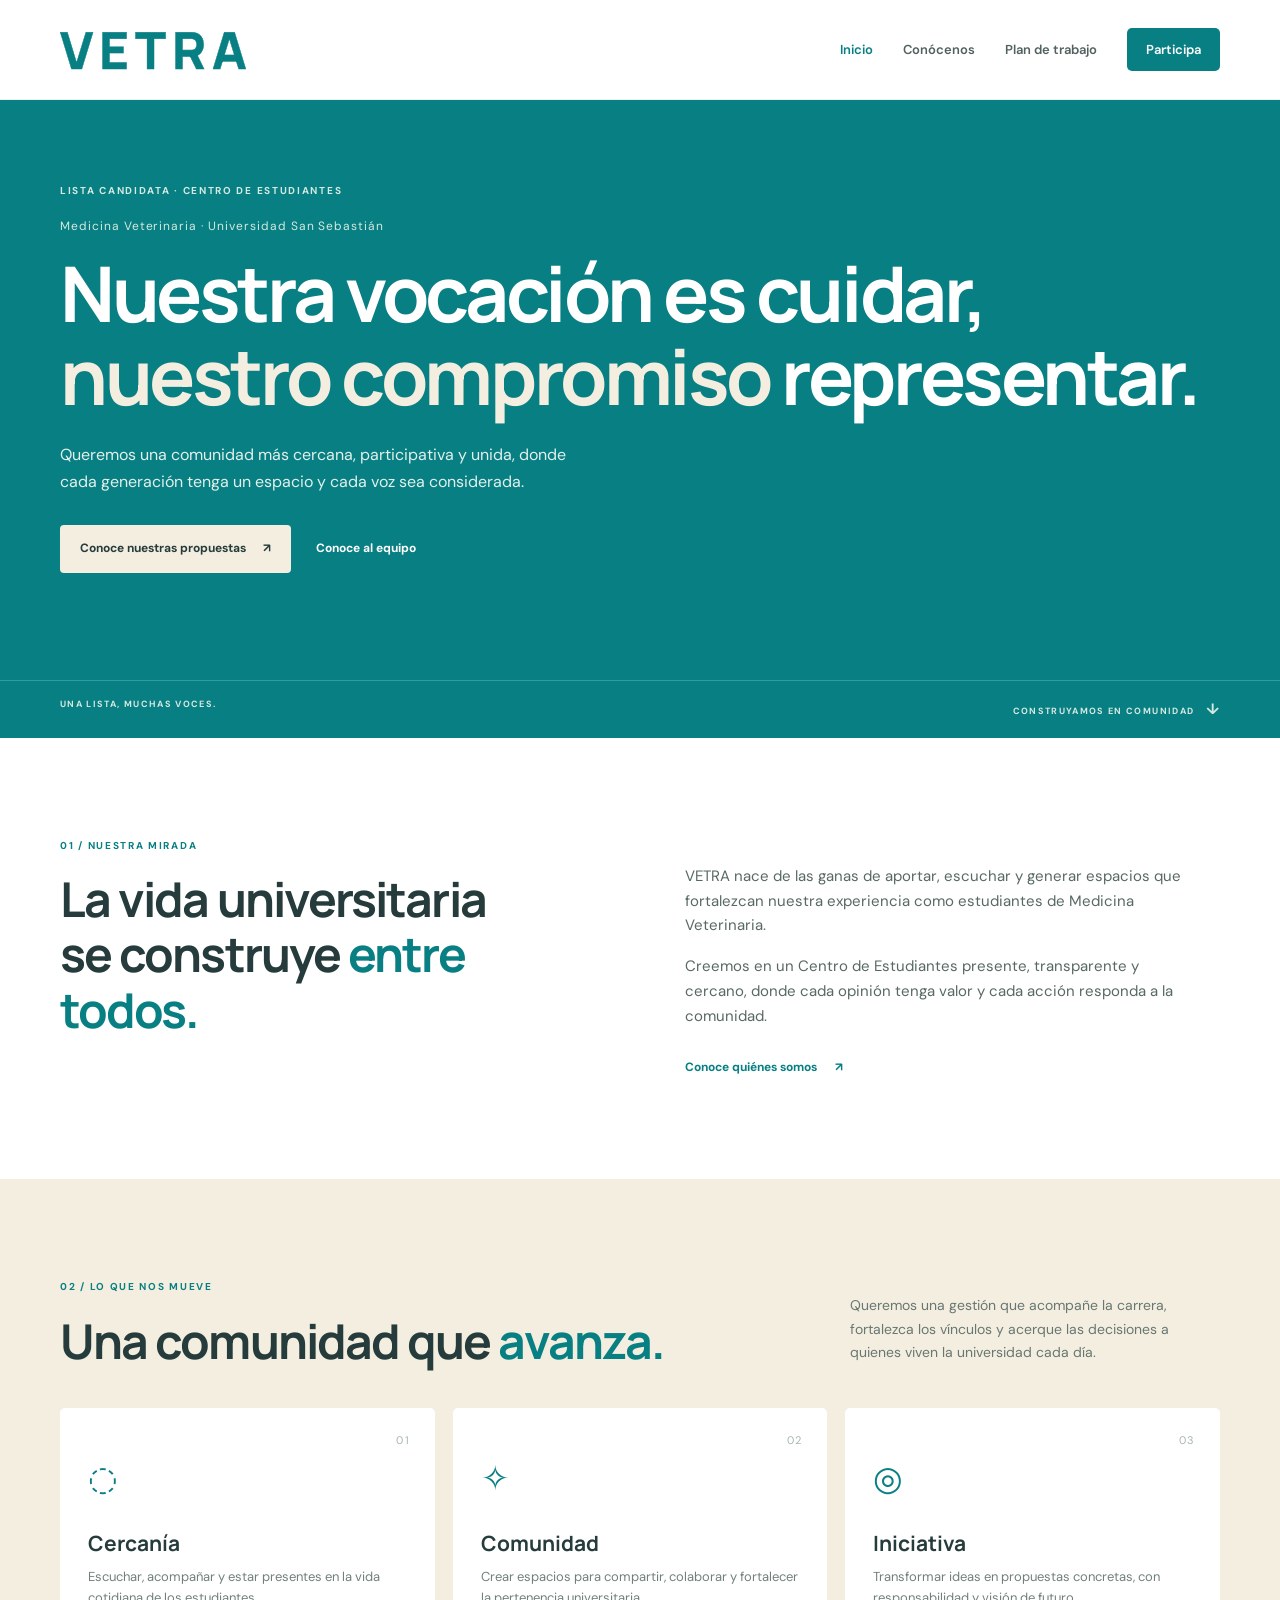
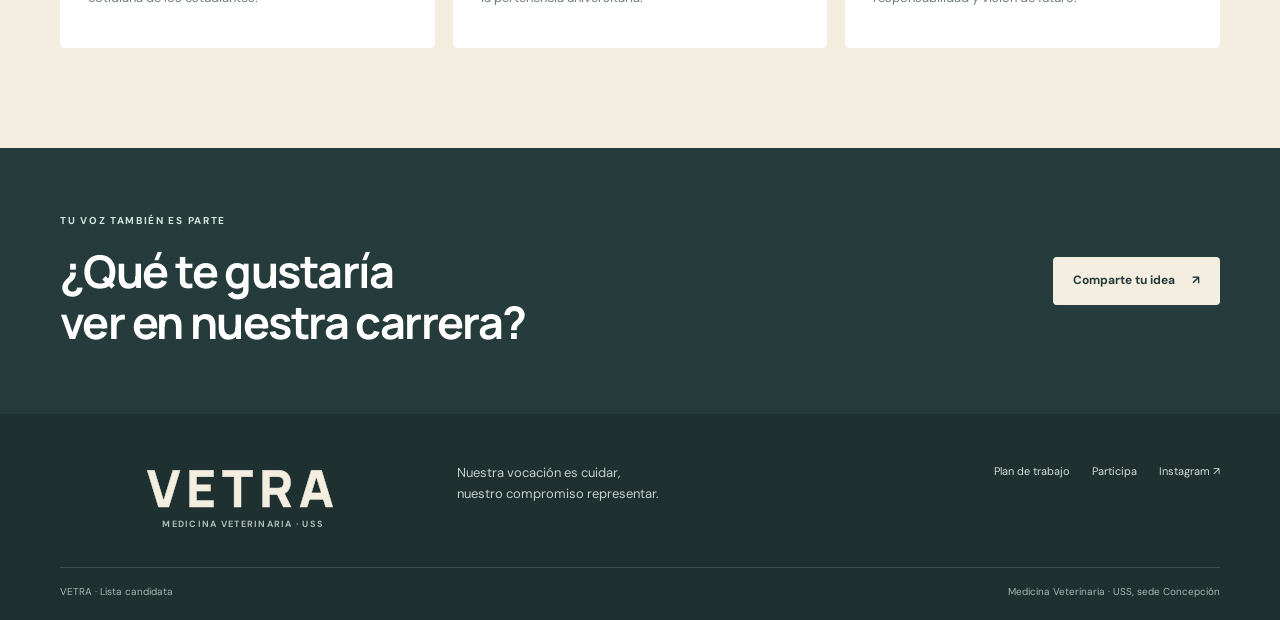
<file: index.html>
<!doctype html>
<html lang="es">
<head>
  <meta charset="utf-8"><meta name="viewport" content="width=device-width, initial-scale=1">
  <meta name="theme-color" content="#087f83">
  <meta name="description" content="VETRA — Nuestra vocación es cuidar, nuestro compromiso representar. Lista candidata al Centro de Estudiantes de Medicina Veterinaria USS, sede Concepción.">
  <title>VETRA | Inicio</title>
  <link rel="stylesheet" href="styles.css">
</head>
<body>
<header class="site-header"><div class="container nav-wrap">
  <a class="brand" href="index.html" aria-label="VETRA, inicio">
    <span class="brand-mark">VETRA</span>
  </a>
  <button class="menu-toggle" aria-label="Abrir menú" aria-expanded="false"><span></span><span></span><span></span></button>
  <nav class="main-nav" aria-label="Navegación principal">
    <a class="active" href="index.html">Inicio</a><a href="conocenos.html">Conócenos</a><a href="propuestas.html">Plan de trabajo</a><a class="nav-cta" href="participa.html">Participa</a>
  </nav>
</div></header>
<main>
<section class="hero"><div class="container hero-grid">
  <div class="hero-copy reveal"><p class="eyebrow light">LISTA CANDIDATA · CENTRO DE ESTUDIANTES</p>
    <p class="hero-kicker">Medicina Veterinaria · Universidad San Sebastián</p>
    <h1>Nuestra vocación es cuidar,<br><em>nuestro compromiso</em> representar.</h1>
    <p class="hero-lead">Queremos una comunidad más cercana, participativa y unida, donde cada generación tenga un espacio y cada voz sea considerada.</p>
    <div class="hero-actions"><a class="button button-light" href="propuestas.html">Conoce nuestras propuestas <span>↗</span></a><a class="text-link light-link" href="conocenos.html">Conoce al equipo</a></div>
  </div>
  <div class="hero-art reveal" aria-label="Espacio reservado para fotografía de campaña">
    <div class="photo-placeholder hero-photo"><span class="placeholder-icon">✳</span><strong>Una foto de VETRA</strong><small>Agregar fotografía del equipo</small></div>
    <div class="floating-note"><span class="note-dot"></span> Cercanía · Comunidad · Iniciativa</div>
    <div class="hero-orbit orbit-one"></div><div class="hero-orbit orbit-two"></div>
  </div>
</div><div class="hero-bottom"><div class="container bottom-inner"><span>UNA LISTA, MUCHAS VOCES.</span><span>CONSTRUYAMOS EN COMUNIDAD <b>↓</b></span></div></div></section>
<section class="section intro-section"><div class="container intro-grid">
  <div><p class="eyebrow">01 / NUESTRA MIRADA</p><h2>La vida universitaria<br>se construye <em>entre todos.</em></h2></div>
  <div class="intro-text"><p>VETRA nace de las ganas de aportar, escuchar y generar espacios que fortalezcan nuestra experiencia como estudiantes de Medicina Veterinaria.</p><p>Creemos en un Centro de Estudiantes presente, transparente y cercano, donde cada opinión tenga valor y cada acción responda a la comunidad.</p><a class="arrow-link" href="conocenos.html">Conoce quiénes somos <span>↗</span></a></div>
</div></section>
<section class="section values-section"><div class="container"><div class="section-heading"><div><p class="eyebrow">02 / LO QUE NOS MUEVE</p><h2>Una comunidad que <em>avanza.</em></h2></div><p>Queremos una gestión que acompañe la carrera, fortalezca los vínculos y acerque las decisiones a quienes viven la universidad cada día.</p></div>
<div class="value-grid"><article class="value-card"><span class="value-number">01</span><div class="value-symbol">◌</div><h3>Cercanía</h3><p>Escuchar, acompañar y estar presentes en la vida cotidiana de los estudiantes.</p></article><article class="value-card"><span class="value-number">02</span><div class="value-symbol">✧</div><h3>Comunidad</h3><p>Crear espacios para compartir, colaborar y fortalecer la pertenencia universitaria.</p></article><article class="value-card"><span class="value-number">03</span><div class="value-symbol">◎</div><h3>Iniciativa</h3><p>Transformar ideas en propuestas concretas, con responsabilidad y visión de futuro.</p></article></div></div></section>
<section class="cta-band"><div class="container cta-inner"><div><p class="eyebrow light">TU VOZ TAMBIÉN ES PARTE</p><h2>¿Qué te gustaría<br>ver en nuestra carrera?</h2></div><a class="button button-light" href="participa.html">Comparte tu idea <span>↗</span></a></div></section>
</main>
<footer class="site-footer"><div class="container footer-main"><a class="brand footer-brand" href="index.html"><span class="brand-mark">VETRA</span><span class="brand-caption">MEDICINA VETERINARIA · USS</span></a><p>Nuestra vocación es cuidar,<br>nuestro compromiso representar.</p><div class="footer-links"><a href="propuestas.html">Plan de trabajo</a><a href="participa.html">Participa</a><a href="#" data-instagram>Instagram ↗</a></div></div><div class="container footer-bottom"><span>VETRA · Lista candidata</span><span>Medicina Veterinaria · USS, sede Concepción</span></div></footer>
<script src="script.js"></script></body></html>
</file>
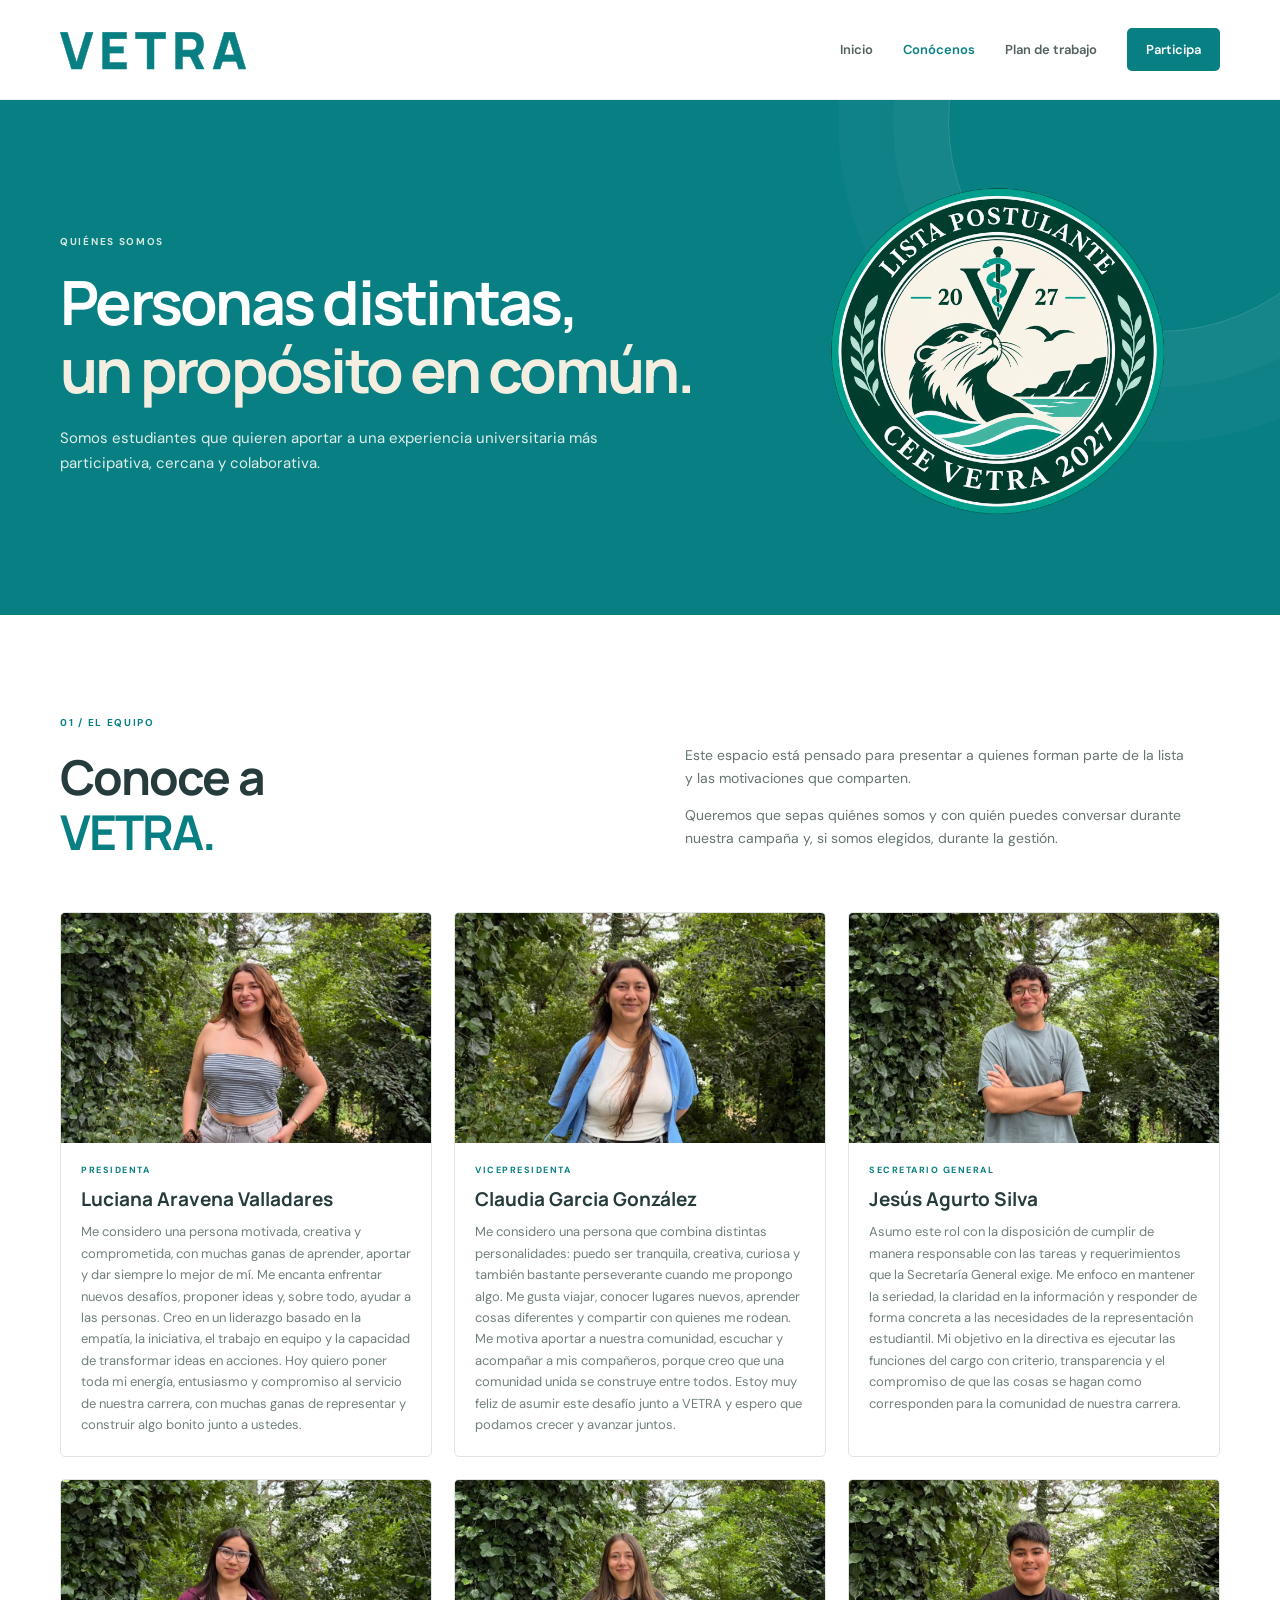
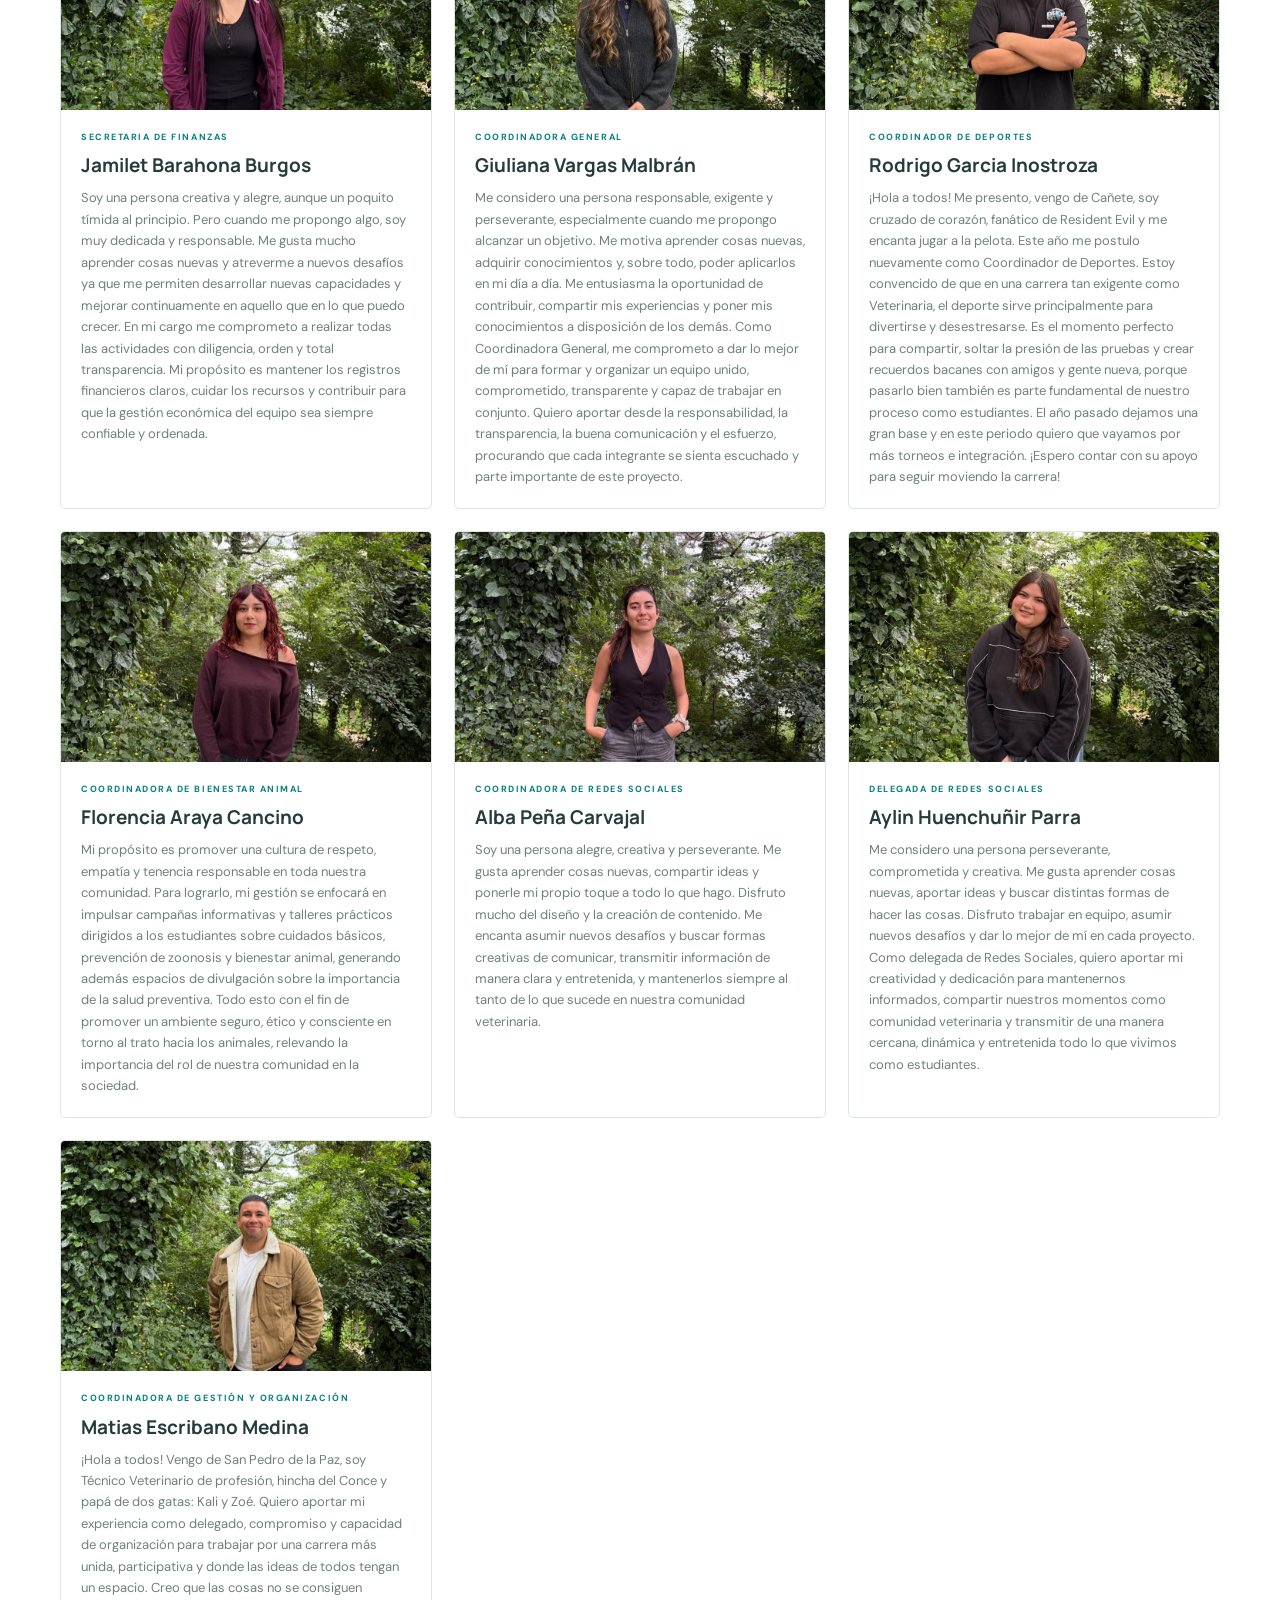
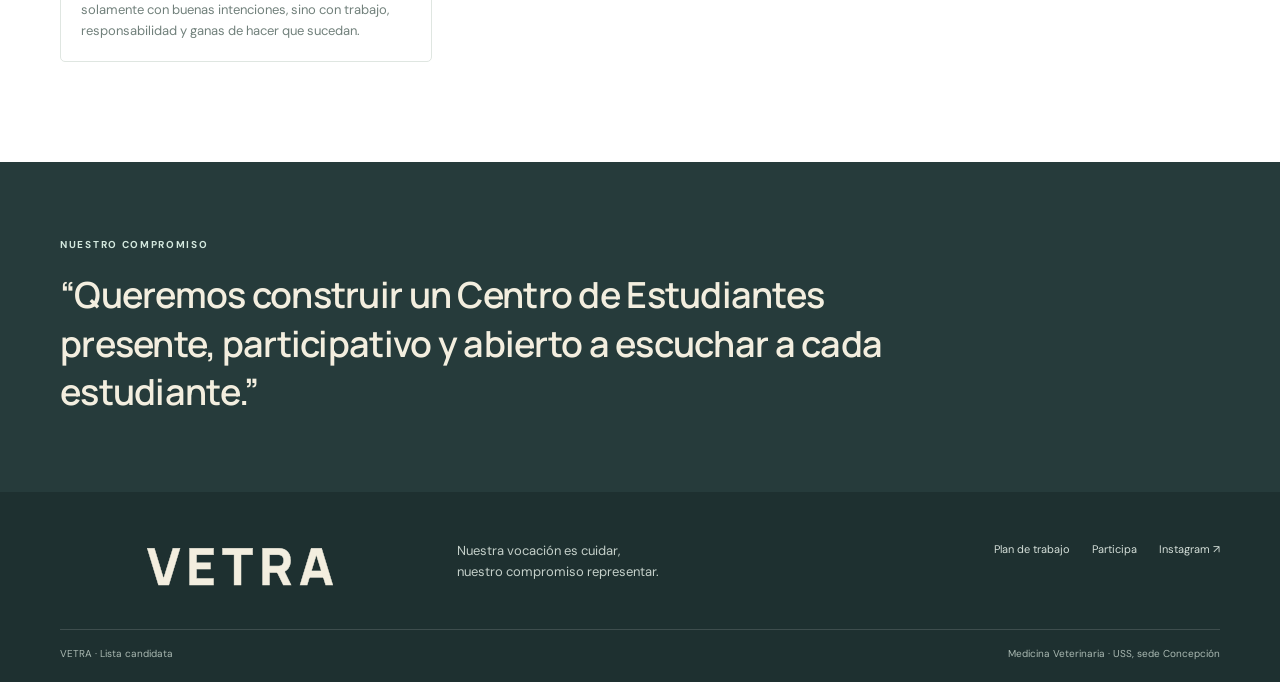
<file: conocenos.html>
<!doctype html>
<html lang="es"><head><meta charset="utf-8"><meta name="viewport" content="width=device-width, initial-scale=1"><meta name="theme-color" content="#087f83"><title>Conócenos | <a href="index.html" class="logo">
    <img src="logo-vetra.png" alt="Logo VETRA" class="brand-logo">
</a></title><link rel="stylesheet" href="styles.css"></head>
<body><header class="site-header"><div class="container nav-wrap"><a class="brand" href="index.html" aria-label="VETRA, inicio"><img src="logo-vetra.png" alt="Logo VETRA" class="brand-logo"></a><button class="menu-toggle" aria-label="Abrir menú" aria-expanded="false"><span></span><span></span><span></span></button><nav class="main-nav"><a href="index.html">Inicio</a><a class="active" href="conocenos.html">Conócenos</a><a href="propuestas.html">Plan de trabajo</a><a href="comunidad.html">Comunidad</a><a class="nav-cta" href="participa.html">Participa</a></nav></div></header>
<main><section class="page-hero"><div class="container"><p class="eyebrow light">QUIÉNES SOMOS</p><h1>Personas distintas,<br><em>un propósito en común.</em></h1><p>Somos estudiantes que quieren aportar a una experiencia universitaria más participativa, cercana y colaborativa.</p></div></section>
<section class="section"><div class="container split-heading"><div><p class="eyebrow">01 / EL EQUIPO</p><h2>Conoce a<br><em>VETRA.</em></h2></div><div class="body-copy"><p>Este espacio está pensado para presentar a quienes forman parte de la lista y las motivaciones que comparten.</p><p>Queremos que sepas quiénes somos y con quién puedes conversar durante nuestra campaña y, si somos elegidos, durante la gestión.</p></div></div>
<div class="container team-grid">
  <article class="team-card">
    <div class="team-photo">
        <img src="luciana.jpeg" alt="Luciana Aravena Valladares">
    </div>
    <div class="team-info">
        <p class="eyebrow">PRESIDENTA</p>
        <h3>Luciana Aravena Valladares</h3>
          <p>Me considero una persona motivada, creativa y comprometida, con muchas ganas de aprender, aportar y dar siempre lo mejor de mí. 
            Me encanta enfrentar nuevos desafíos, proponer ideas y, sobre todo, ayudar a las personas.
Creo en un liderazgo basado en la empatía, la iniciativa, el trabajo en equipo y la capacidad de transformar ideas en acciones.
Hoy quiero poner toda mi energía, entusiasmo y compromiso al servicio de nuestra carrera, con muchas ganas de representar y construir algo bonito junto a ustedes.</p>
    </div>
</article>
  <article class="team-card">
    <div class="team-photo">
        <img src="clau.jpeg" alt="Claudia Garcia González">
    </div>
    <div class="team-info">
        <p class="eyebrow">VICEPRESIDENTA</p>
        <h3>Claudia Garcia González</h3>
          <p>Me considero una persona que combina distintas personalidades: puedo ser tranquila, creativa, curiosa y también bastante perseverante cuando me propongo algo. Me gusta viajar, conocer lugares nuevos, aprender cosas diferentes y compartir con quienes me rodean.
Me motiva aportar a nuestra comunidad, escuchar y acompañar a mis compañeros, porque creo que una comunidad unida se construye entre todos. Estoy muy feliz de asumir este desafío junto a VETRA y espero que podamos crecer y avanzar juntos.</p>
    </div>
</article>
 <article class="team-card">
    <div class="team-photo">
        <img src="jesus.jpeg" alt="Jesús Agurto Silva">
    </div>
    <div class="team-info">
        <p class="eyebrow">SECRETARIO GENERAL</p>
        <h3>Jesús Agurto Silva</h3>
          <p>Asumo este rol con la disposición de cumplir de manera responsable con las tareas y requerimientos que la Secretaría General exige. Me enfoco en mantener la seriedad, la claridad en la información y responder de forma concreta a las necesidades de la representación estudiantil. Mi objetivo en la directiva es ejecutar las funciones del cargo con criterio, transparencia y el compromiso de que las cosas se hagan como corresponden para la comunidad de nuestra carrera.</p>
    </div>
</article>
  <article class="team-card">
    <div class="team-photo">
        <img src="jamilet.jpeg" alt="Jamilet Barahona Burgos">
    </div>
    <div class="team-info">
        <p class="eyebrow">SECRETARIA DE FINANZAS</p>
        <h3>Jamilet Barahona Burgos</h3>
          <p>Soy una persona creativa y alegre, aunque un poquito tímida al principio. Pero cuando me propongo algo, soy muy dedicada y responsable.
Me gusta mucho aprender cosas nuevas y atreverme a nuevos desafíos ya que me permiten desarrollar nuevas capacidades y mejorar continuamente en aquello que en lo que puedo crecer. 
En mi cargo me comprometo a realizar todas las actividades con diligencia, orden y total transparencia. Mi propósito es mantener los registros financieros claros, cuidar los recursos y contribuir para que la gestión económica del equipo sea siempre confiable y ordenada.
</p>
    </div>
</article>
  <article class="team-card">
    <div class="team-photo">
        <img src="giuliana.jpeg" alt="Giuliana Vargas Malbrán">
    </div>
    <div class="team-info">
        <p class="eyebrow">COORDINADORA GENERAL</p>
        <h3>Giuliana Vargas Malbrán</h3>
          <p>Me considero una persona responsable, exigente y perseverante, especialmente cuando me propongo alcanzar un objetivo. Me motiva aprender cosas nuevas, adquirir conocimientos y, sobre todo, poder aplicarlos en mi día a día.
Me entusiasma la oportunidad de contribuir, compartir mis experiencias y poner mis conocimientos a disposición de los demás. Como Coordinadora General, me comprometo a dar lo mejor de mí para formar y organizar un equipo unido, comprometido, transparente y capaz de trabajar en conjunto.
Quiero aportar desde la responsabilidad, la transparencia, la buena comunicación y el esfuerzo, procurando que cada integrante se sienta escuchado y parte importante de este proyecto.
</p>
    </div>
</article>
  <article class="team-card">
    <div class="team-photo">
        <img src="rodri.jpeg" alt="Rodrigo Garcia Inostroza">
    </div>
    <div class="team-info">
        <p class="eyebrow">COORDINADOR DE DEPORTES</p>
        <h3>Rodrigo Garcia Inostroza</h3>
          <p>¡Hola a todos! Me presento, vengo de Cañete, soy cruzado de corazón, fanático de Resident Evil y me encanta jugar a la pelota. 
Este año me postulo nuevamente como Coordinador de Deportes. Estoy convencido de que en una carrera tan exigente como Veterinaria, el deporte sirve principalmente para divertirse y desestresarse. Es el momento perfecto para compartir, soltar la presión de las pruebas y crear recuerdos bacanes con amigos y gente nueva, porque pasarlo bien también es parte fundamental de nuestro proceso como estudiantes.
El año pasado dejamos una gran base y en este periodo quiero que vayamos por más torneos e integración.
¡Espero contar con su apoyo para seguir moviendo la carrera! 
</p>
    </div>
</article>
  <article class="team-card">
    <div class="team-photo">
        <img src="flo.jpeg" alt="Florencia Araya Cancino">
    </div>
    <div class="team-info">
        <p class="eyebrow">COORDINADORA DE BIENESTAR ANIMAL</p>
        <h3>Florencia Araya Cancino</h3>
          <p>Mi propósito es promover una cultura de respeto, empatía y tenencia responsable en toda nuestra comunidad. Para lograrlo, mi gestión se enfocará en impulsar campañas informativas y talleres prácticos dirigidos a los estudiantes sobre cuidados básicos, prevención de zoonosis y bienestar animal, generando además espacios de divulgación sobre la importancia de la salud preventiva.
Todo esto con el fin de promover un ambiente seguro, ético y consciente en torno al trato hacia los animales, relevando la importancia del rol de nuestra comunidad en la sociedad.
</p>
    </div>
</article>
<article class="team-card">
    <div class="team-photo">
        <img src="alba.jpeg" alt="Alba Peña Carvajal">
    </div>
    <div class="team-info">
        <p class="eyebrow">COORDINADORA DE REDES SOCIALES</p>
        <h3>Alba Peña Carvajal</h3>
          <p>Soy una persona alegre, creativa y perseverante. Me gusta aprender cosas nuevas, compartir ideas y ponerle mi propio toque a todo lo que hago. Disfruto mucho del diseño y la creación de contenido.
Me encanta asumir nuevos desafíos y buscar formas creativas de comunicar, transmitir información de manera clara y entretenida, y mantenerlos siempre al tanto de lo que sucede en nuestra comunidad veterinaria.</p>
    </div>
</article>
 <article class="team-card">
    <div class="team-photo">
        <img src="aylin.jpeg" alt="Aylin Huenchuñir Parra">
    </div>
    <div class="team-info">
        <p class="eyebrow">DELEGADA DE REDES SOCIALES</p>
        <h3>Aylin Huenchuñir Parra</h3>
          <p>Me considero una persona perseverante, comprometida y creativa. Me gusta aprender cosas nuevas, aportar ideas y buscar distintas formas de hacer las cosas. Disfruto trabajar en equipo, asumir nuevos desafíos y dar lo mejor de mí en cada proyecto.
Como delegada de Redes Sociales, quiero aportar mi creatividad y dedicación para mantenernos informados, compartir nuestros momentos como comunidad veterinaria y transmitir de una manera cercana, dinámica y entretenida todo lo que vivimos como estudiantes.
</p>
    </div>
</article>
<article class="team-card">
    <div class="team-photo">
        <img src="matias.jpeg" alt="Matias Escribano Medina">
    </div>
    <div class="team-info">
        <p class="eyebrow">COORDINADORA DE GESTIÓN Y ORGANIZACIÓN</p>
        <h3>Matias Escribano Medina</h3>
          <p>¡Hola a todos! Vengo de San Pedro de la Paz, soy Técnico Veterinario de profesión, hincha del Conce y papá de dos gatas: Kali y Zoé. 
Quiero aportar mi experiencia como delegado, compromiso y capacidad de organización para trabajar por una carrera más unida, participativa y donde las ideas de todos tengan un espacio.
Creo que las cosas no se consiguen solamente con buenas intenciones, sino con trabajo, responsabilidad y ganas de hacer que sucedan.</p>
    </div>
</article>
</div></section>
<section class="quote-section"><div class="container"><p class="eyebrow light">NUESTRO COMPROMISO</p><blockquote>“Queremos construir un Centro de Estudiantes presente, participativo y abierto a escuchar a cada estudiante.”</blockquote></div></section>
<footer class="site-footer"><div class="container footer-main"><a class="brand footer-brand" href="index.html"><img src="logo-vetra.png" alt="Logo VETRA" class="brand-logo"></a><p>Nuestra vocación es cuidar,<br>nuestro compromiso representar.</p><div class="footer-links"><a href="propuestas.html">Plan de trabajo</a><a href="participa.html">Participa</a><a href="#" data-instagram>Instagram ↗</a></div></div><div class="container footer-bottom"><span>VETRA · Lista candidata</span><span>Medicina Veterinaria · USS, sede Concepción</span></div></footer><script src="script.js"></script></body></html>
</file>
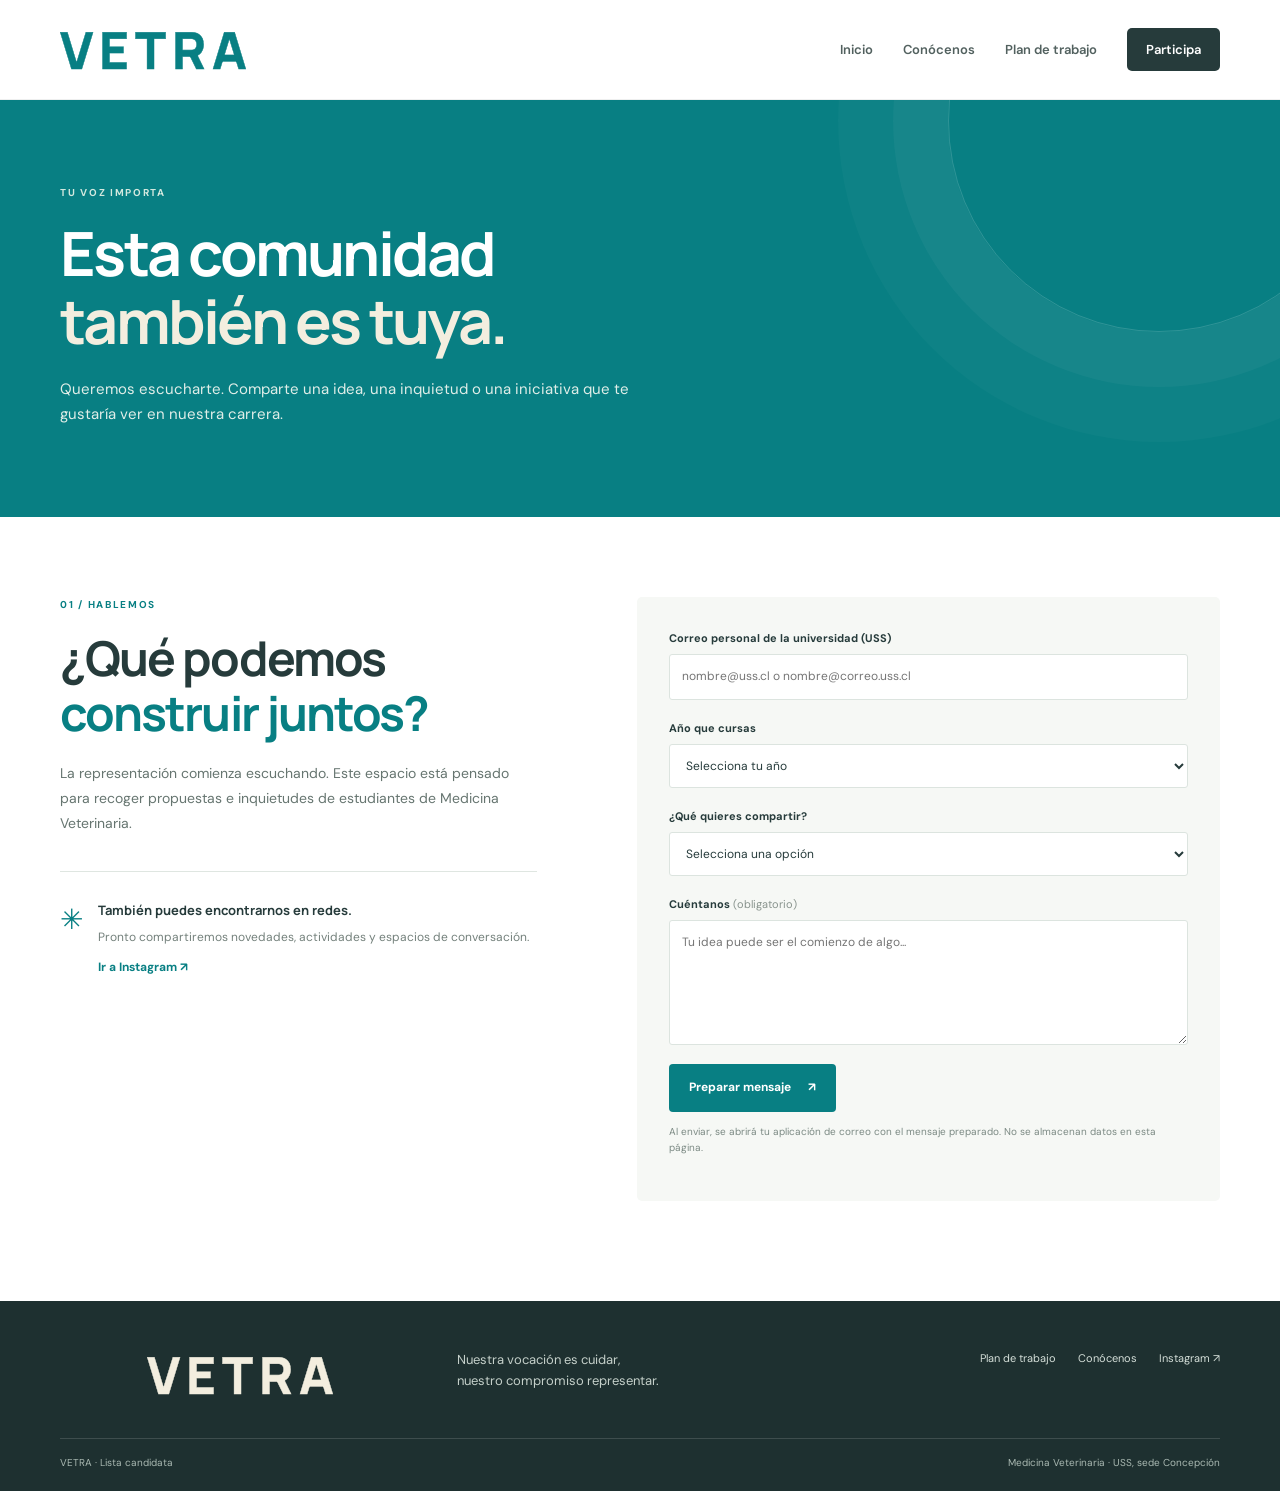
<file: participa.html>
<!doctype html>
<html lang="es"><head><meta charset="utf-8"><meta name="viewport" content="width=device-width, initial-scale=1"><meta name="theme-color" content="#087f83"><title>Participa | <a href="index.html" class="logo">
    <img src="logo-vetra.png" alt="Logo VETRA" class="brand-logo">
</a></title><link rel="stylesheet" href="styles.css"></head>
<body><header class="site-header"><div class="container nav-wrap"><a class="brand" href="index.html" aria-label="VETRA, inicio"><img src="logo-vetra.png" alt="Logo VETRA" class="brand-logo"></a><button class="menu-toggle" aria-label="Abrir menú" aria-expanded="false"><span></span><span></span><span></span></button><nav class="main-nav"><a href="index.html">Inicio</a><a href="conocenos.html">Conócenos</a><a href="propuestas.html">Plan de trabajo</a><a href="comunidad.html">Comunidad</a><a class="nav-cta active" href="participa.html">Participa</a></nav></div></header>
<main><section class="page-hero"><div class="container"><p class="eyebrow light">TU VOZ IMPORTA</p><h1>Esta comunidad<br><em>también es tuya.</em></h1><p>Queremos escucharte. Comparte una idea, una inquietud o una iniciativa que te gustaría ver en nuestra carrera.</p></div></section>
<section class="section contact-section"><div class="container contact-grid"><div><p class="eyebrow">01 / HABLEMOS</p><h2>¿Qué podemos<br><em>construir juntos?</em></h2><p class="body-copy">La representación comienza escuchando. Este espacio está pensado para recoger propuestas e inquietudes de estudiantes de Medicina Veterinaria.</p><div class="contact-aside"><span class="contact-icon">✳</span><div><strong>También puedes encontrarnos en redes.</strong><p>Pronto compartiremos novedades, actividades y espacios de conversación.</p><a class="arrow-link" href="#" data-instagram>Ir a Instagram ↗</a></div></div></div>
<form class="contact-form" id="idea-form"><label for="student-name">Nombre <span>(opcional)</span></label><input id="student-name" name="name" type="text" placeholder="¿Cómo te llamas?"><label for="student-year">Año que cursas</label><select id="student-year" name="year"><option value="">Selecciona tu año</option><option>1.º año</option><option>2.º año</option><option>3.º año</option><option>4.º año</option><option>5.º año</option><option>Otro</option></select><label for="idea-type">¿Qué quieres compartir?</label><select id="idea-type" name="type" required><option value="">Selecciona una opción</option><option>Una propuesta</option><option>Una inquietud</option><option>Una actividad</option><option>Otra idea</option></select><label for="idea-message">Cuéntanos <span>(obligatorio)</span></label><textarea id="idea-message" name="message" rows="5" required placeholder="Tu idea puede ser el comienzo de algo..."></textarea><button class="button button-dark" type="submit">Preparar mensaje <span>↗</span></button><p class="form-hint">Al enviar, se abrirá tu aplicación de correo con el mensaje preparado. No se almacenan datos en esta página.</p><p class="form-status" id="form-status" role="status" aria-live="polite"></p></form></div></section></main>
<footer class="site-footer"><div class="container footer-main"><a class="brand footer-brand" href="index.html"><img src="logo-vetra.png" alt="Logo VETRA" class="brand-logo"></a><p>Nuestra vocación es cuidar,<br>nuestro compromiso representar.</p><div class="footer-links"><a href="propuestas.html">Plan de trabajo</a><a href="conocenos.html">Conócenos</a><a href="#" data-instagram>Instagram ↗</a></div></div><div class="container footer-bottom"><span>VETRA · Lista candidata</span><span>Medicina Veterinaria · USS, sede Concepción</span></div></footer><script src="script.js"></script></body></html>
</file>
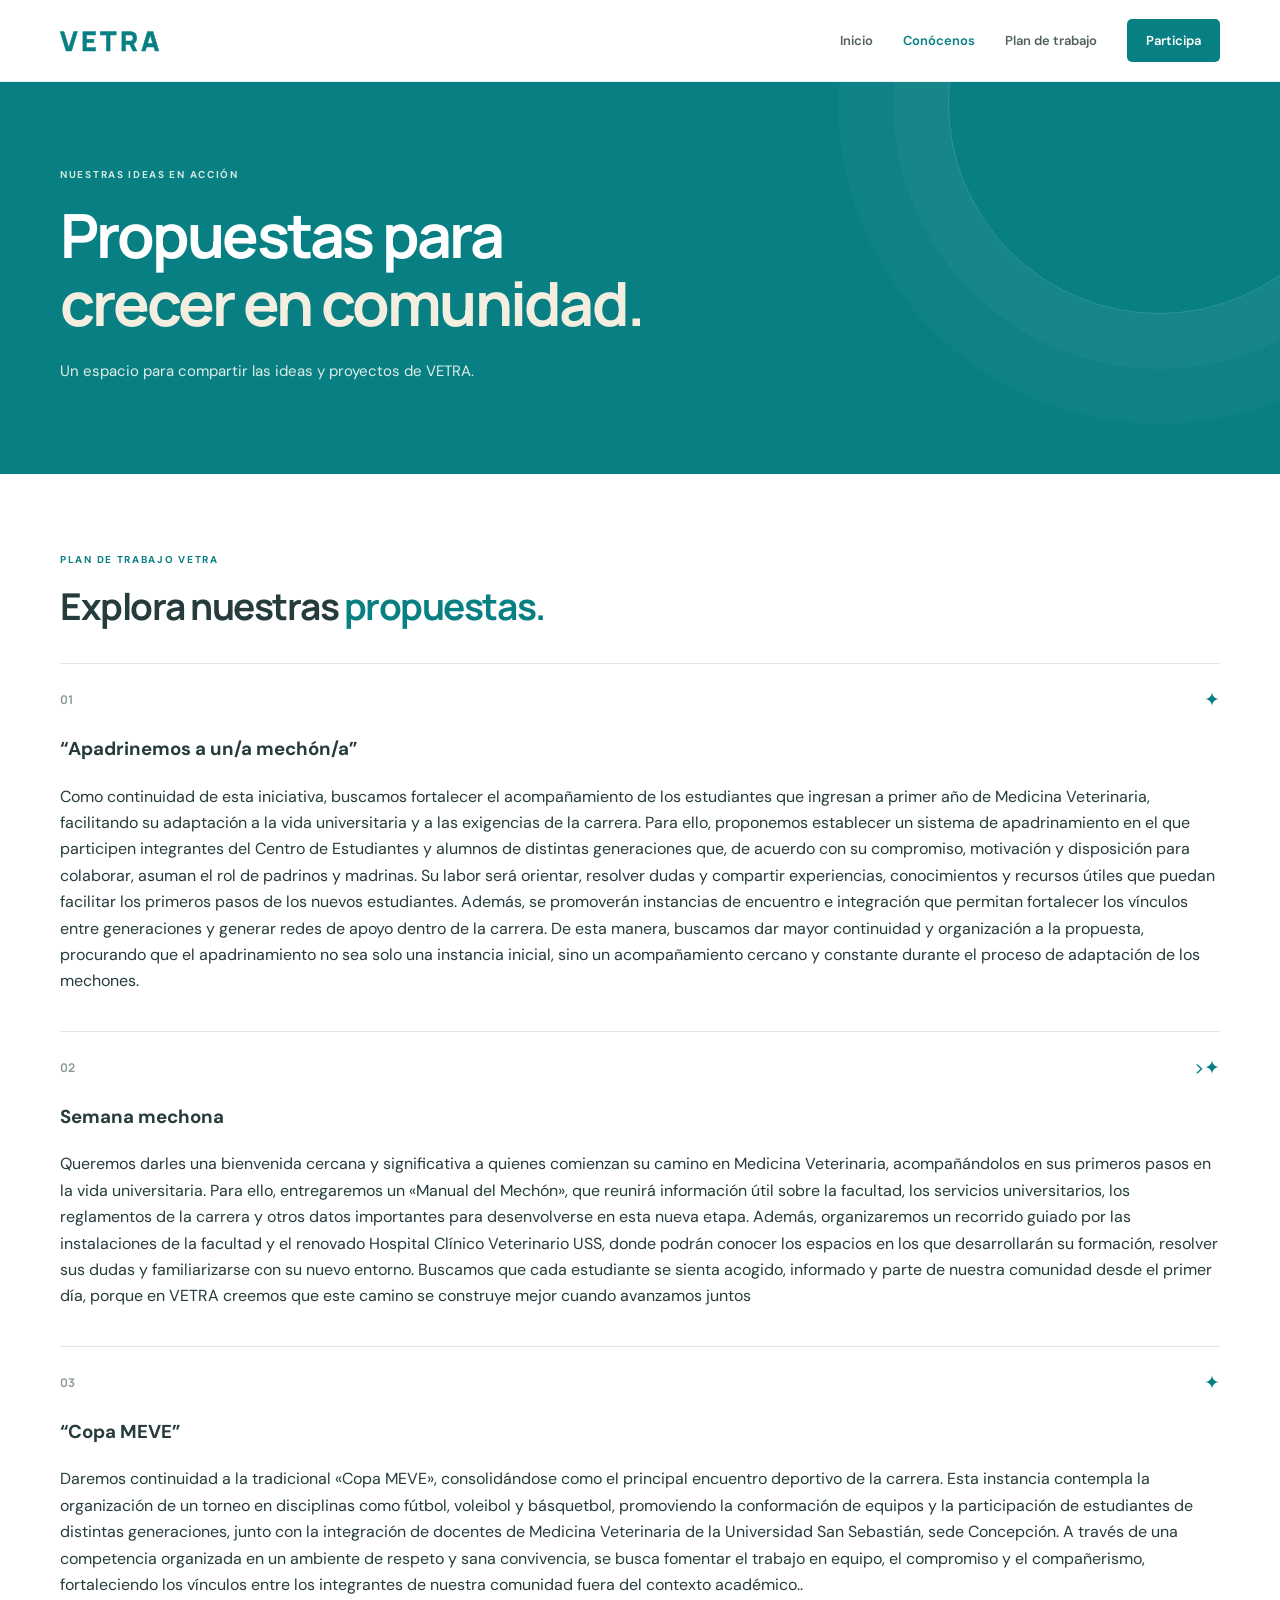
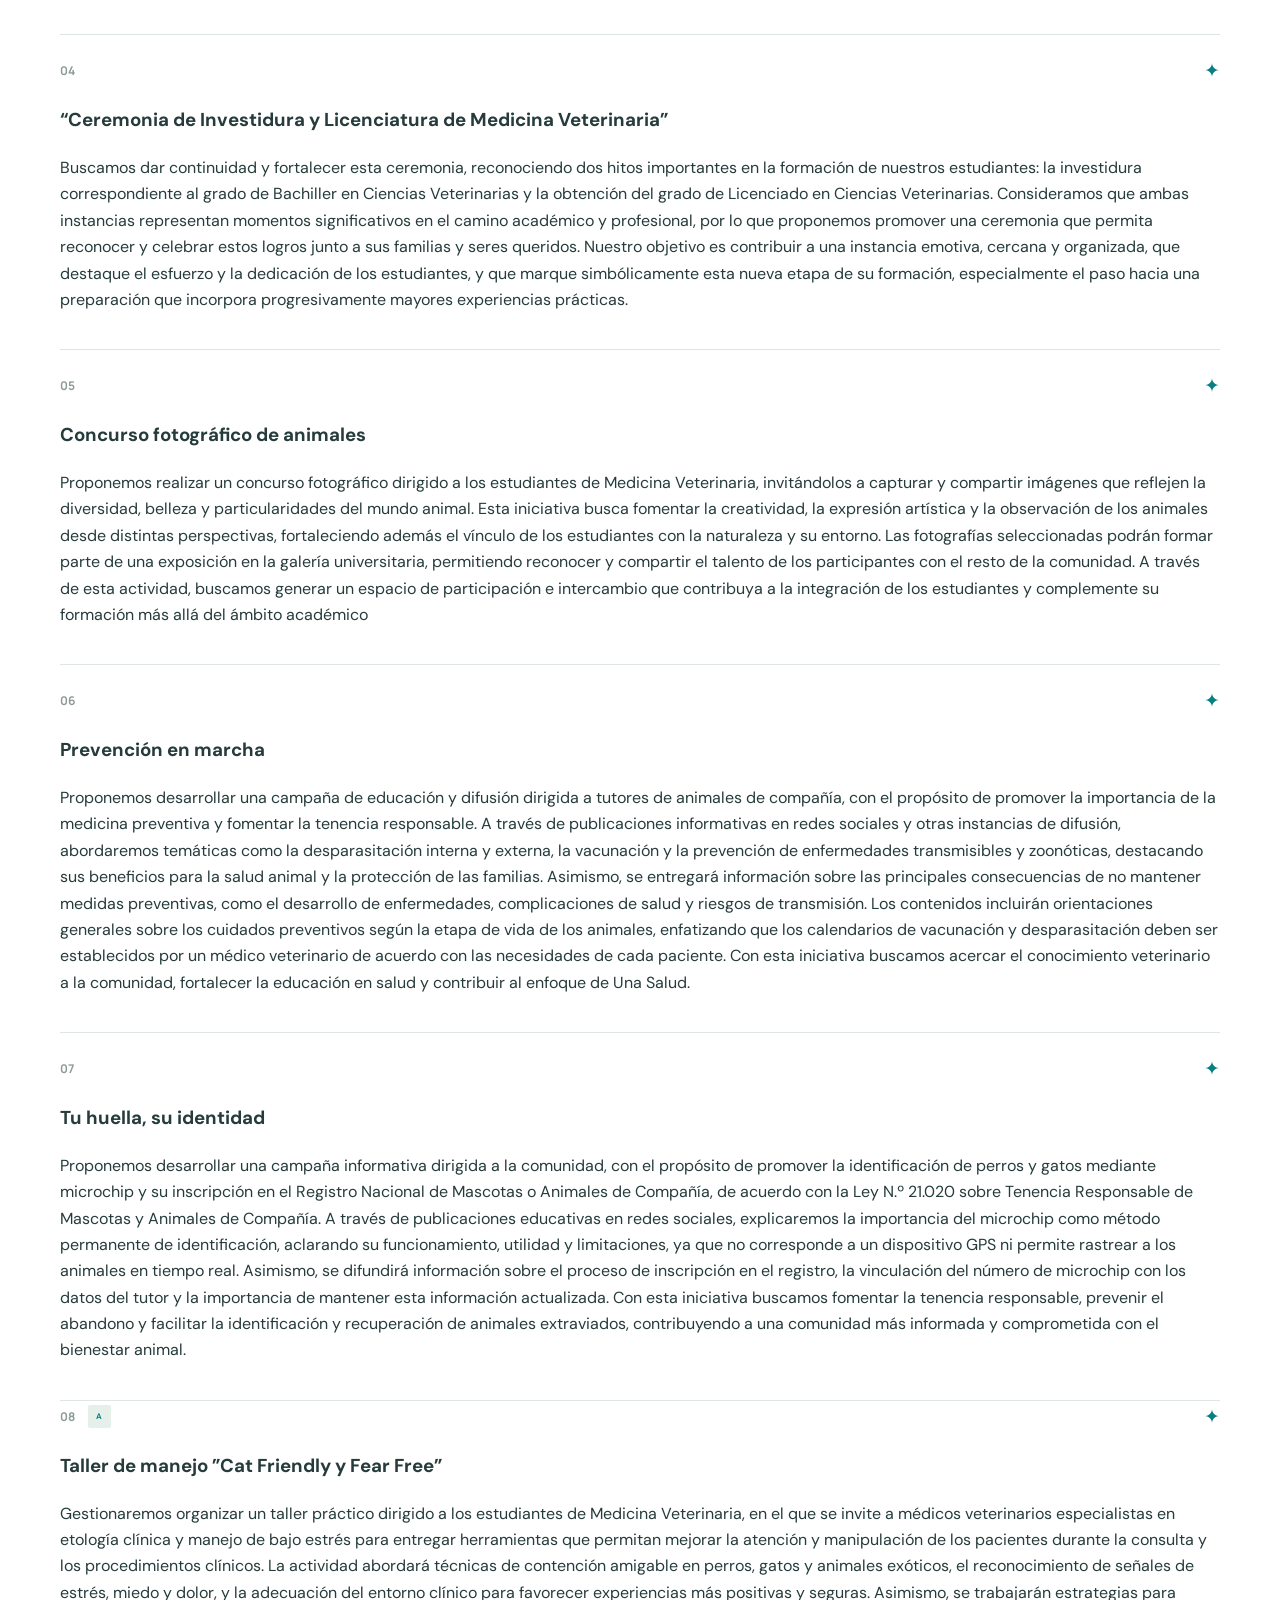
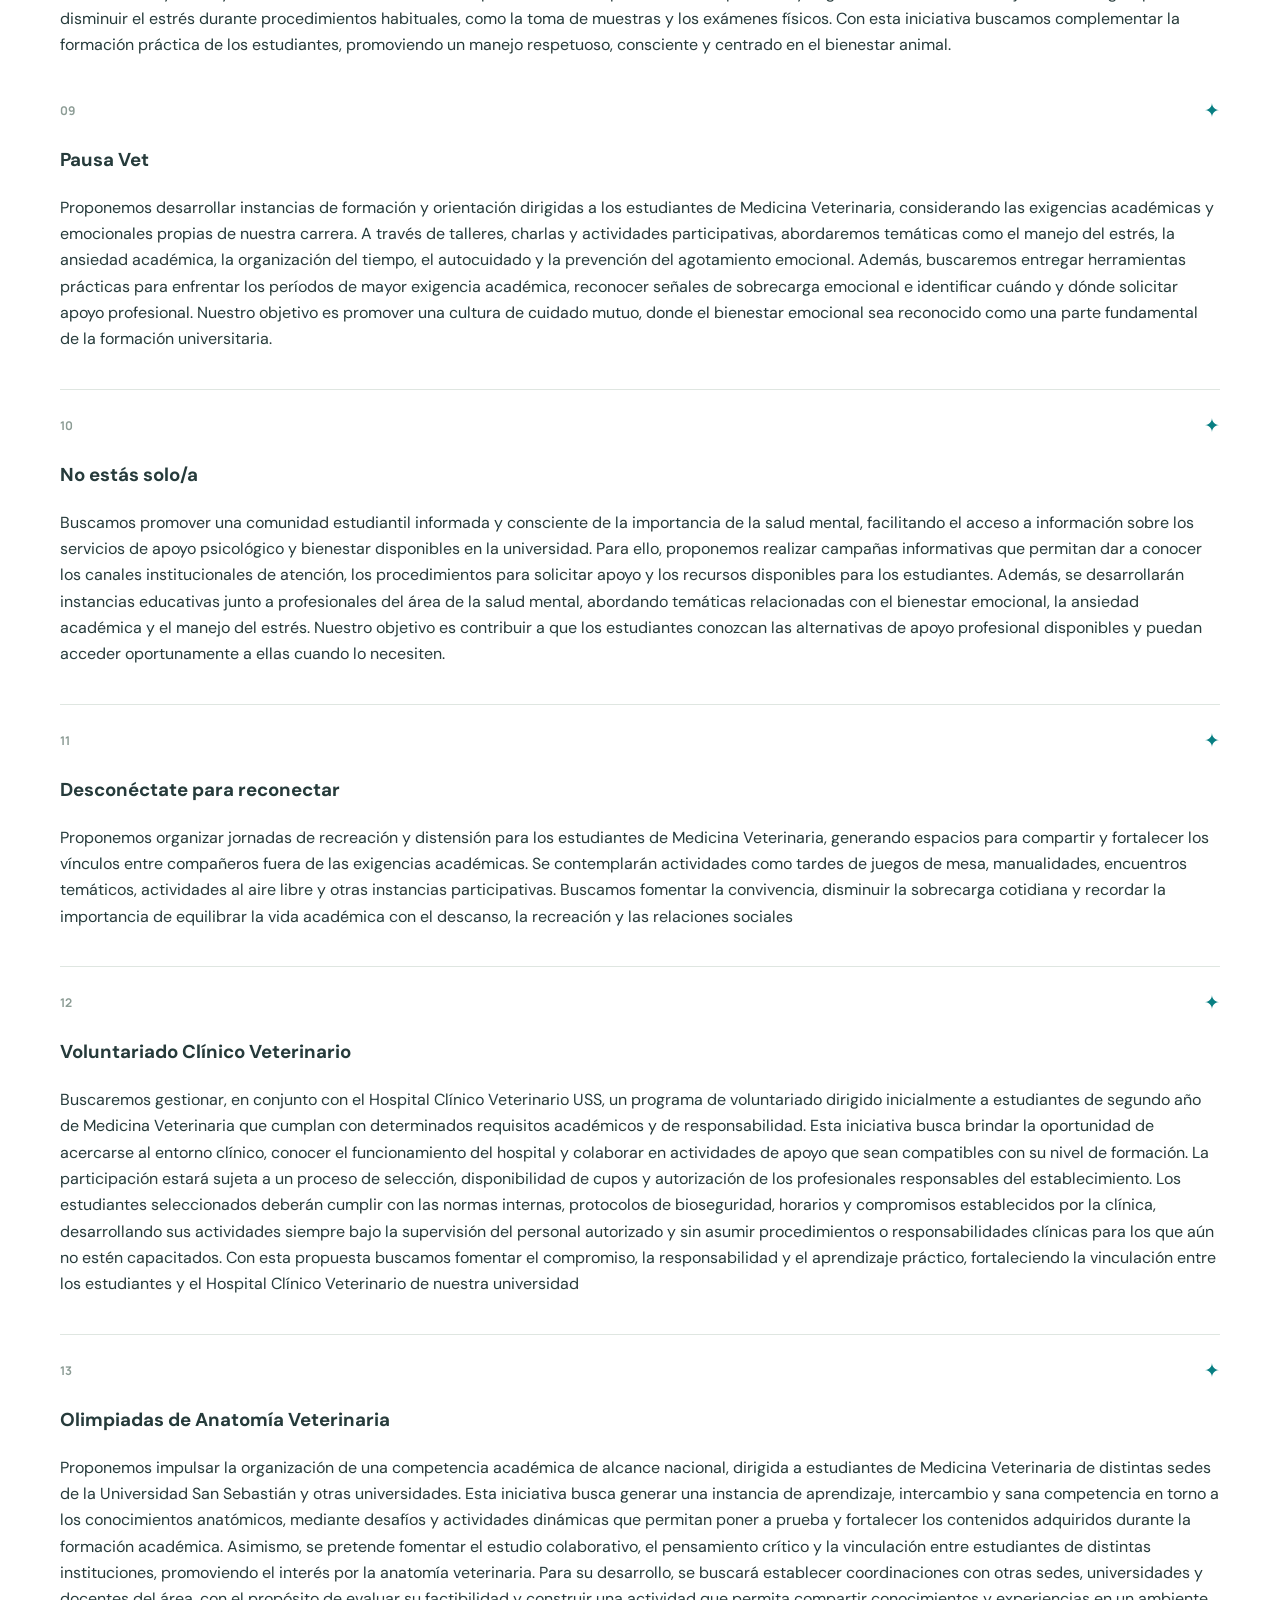
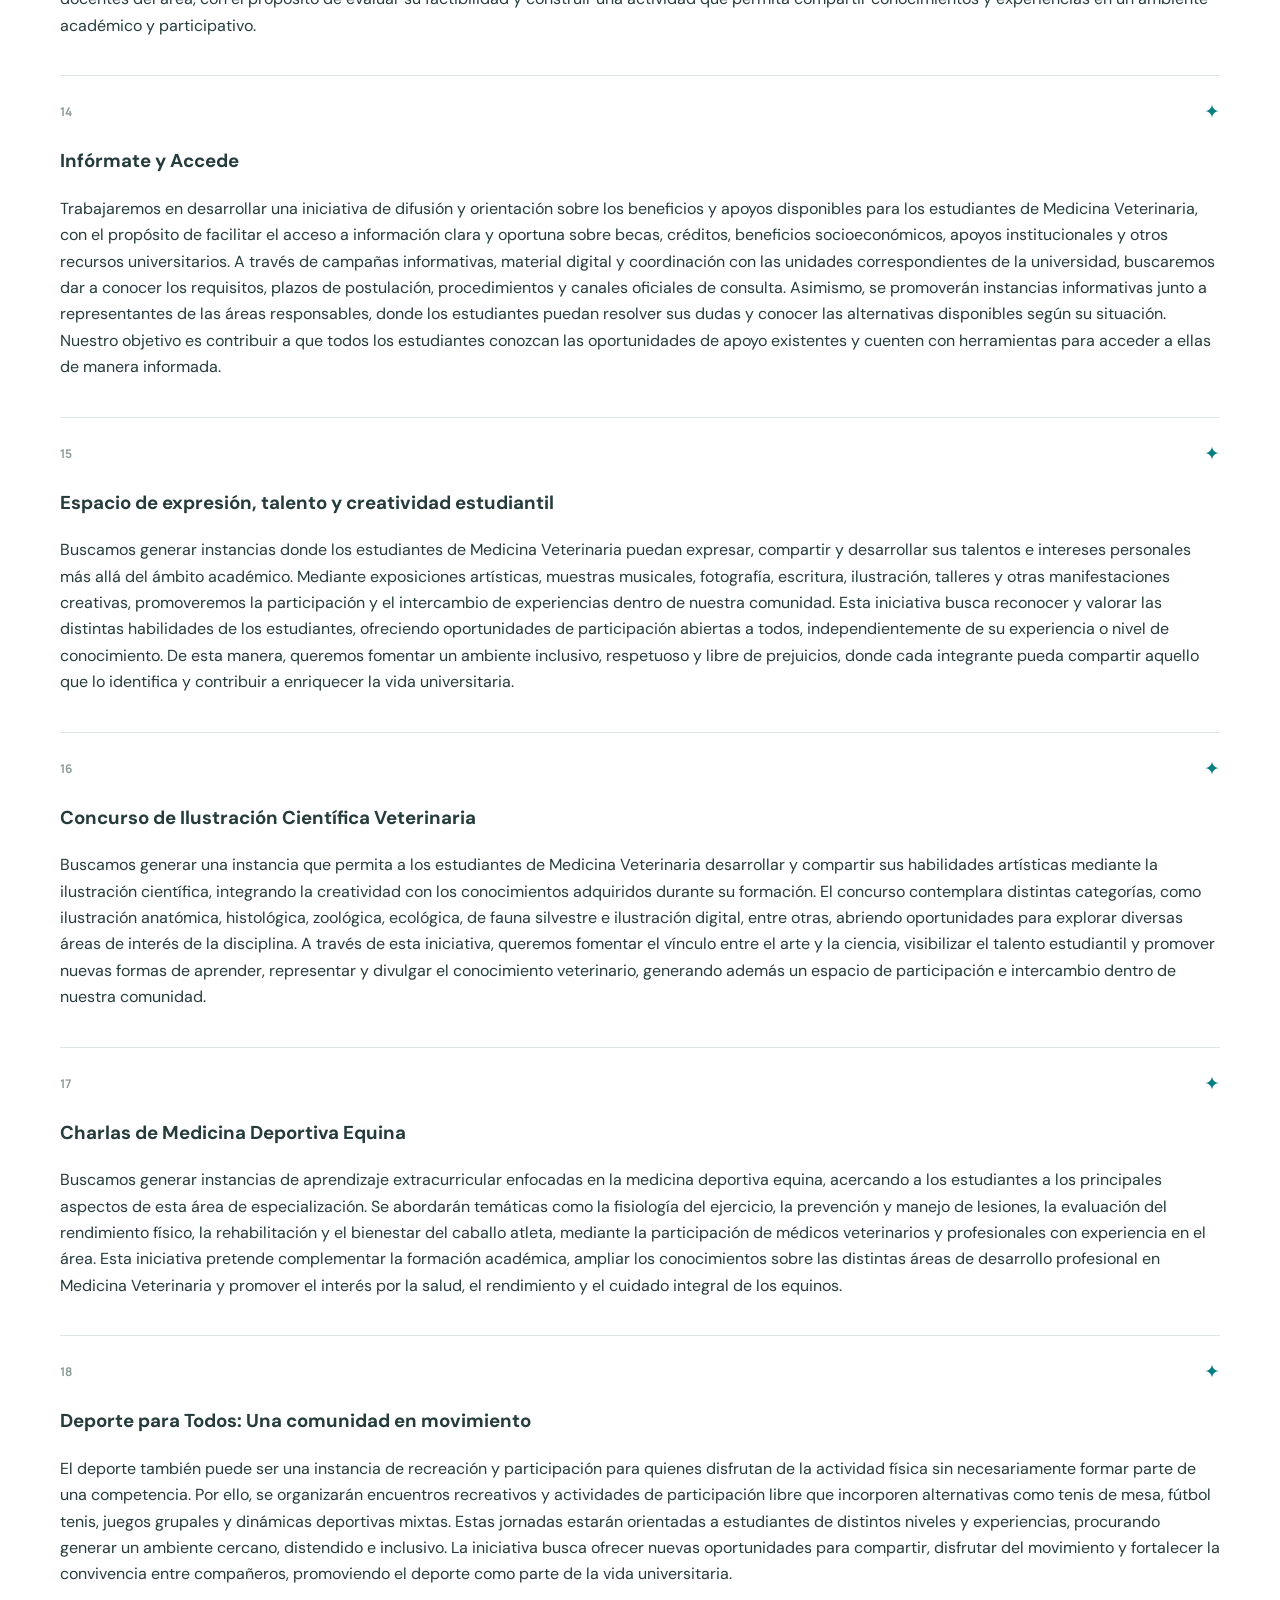
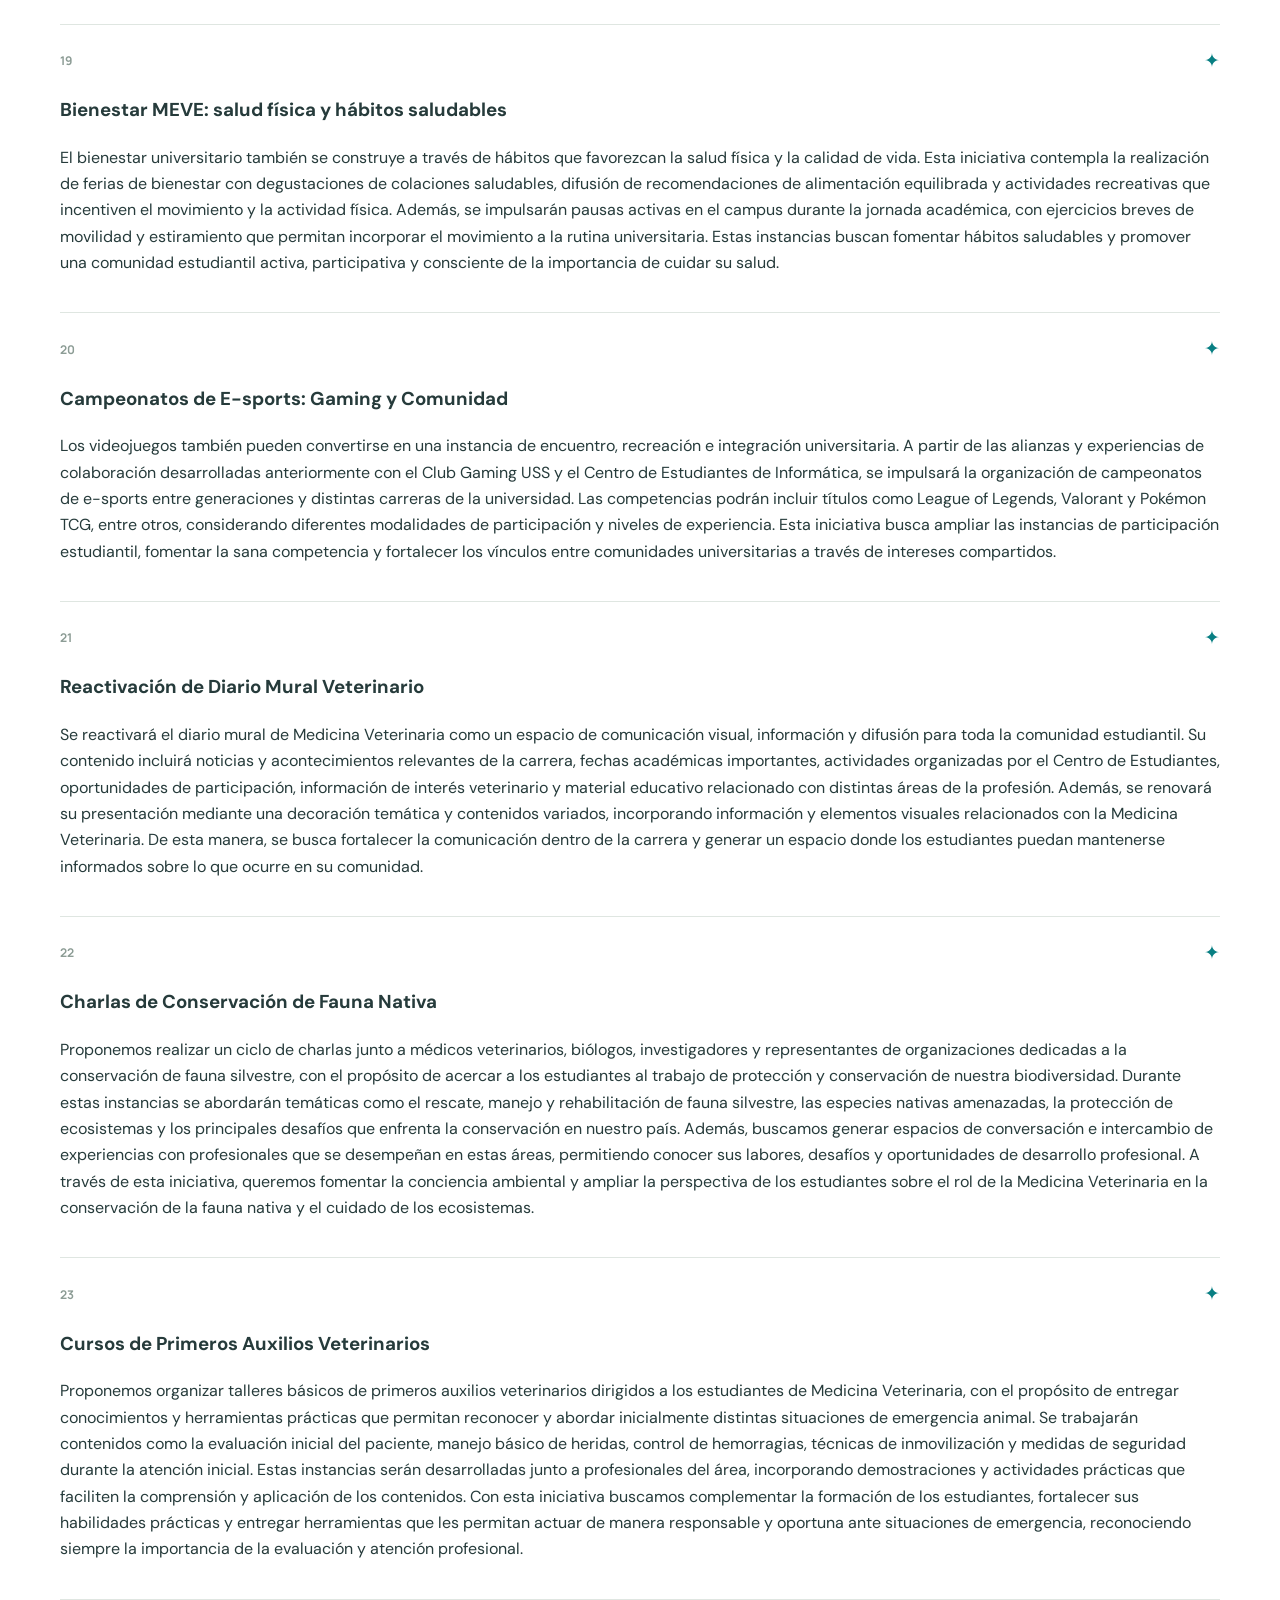
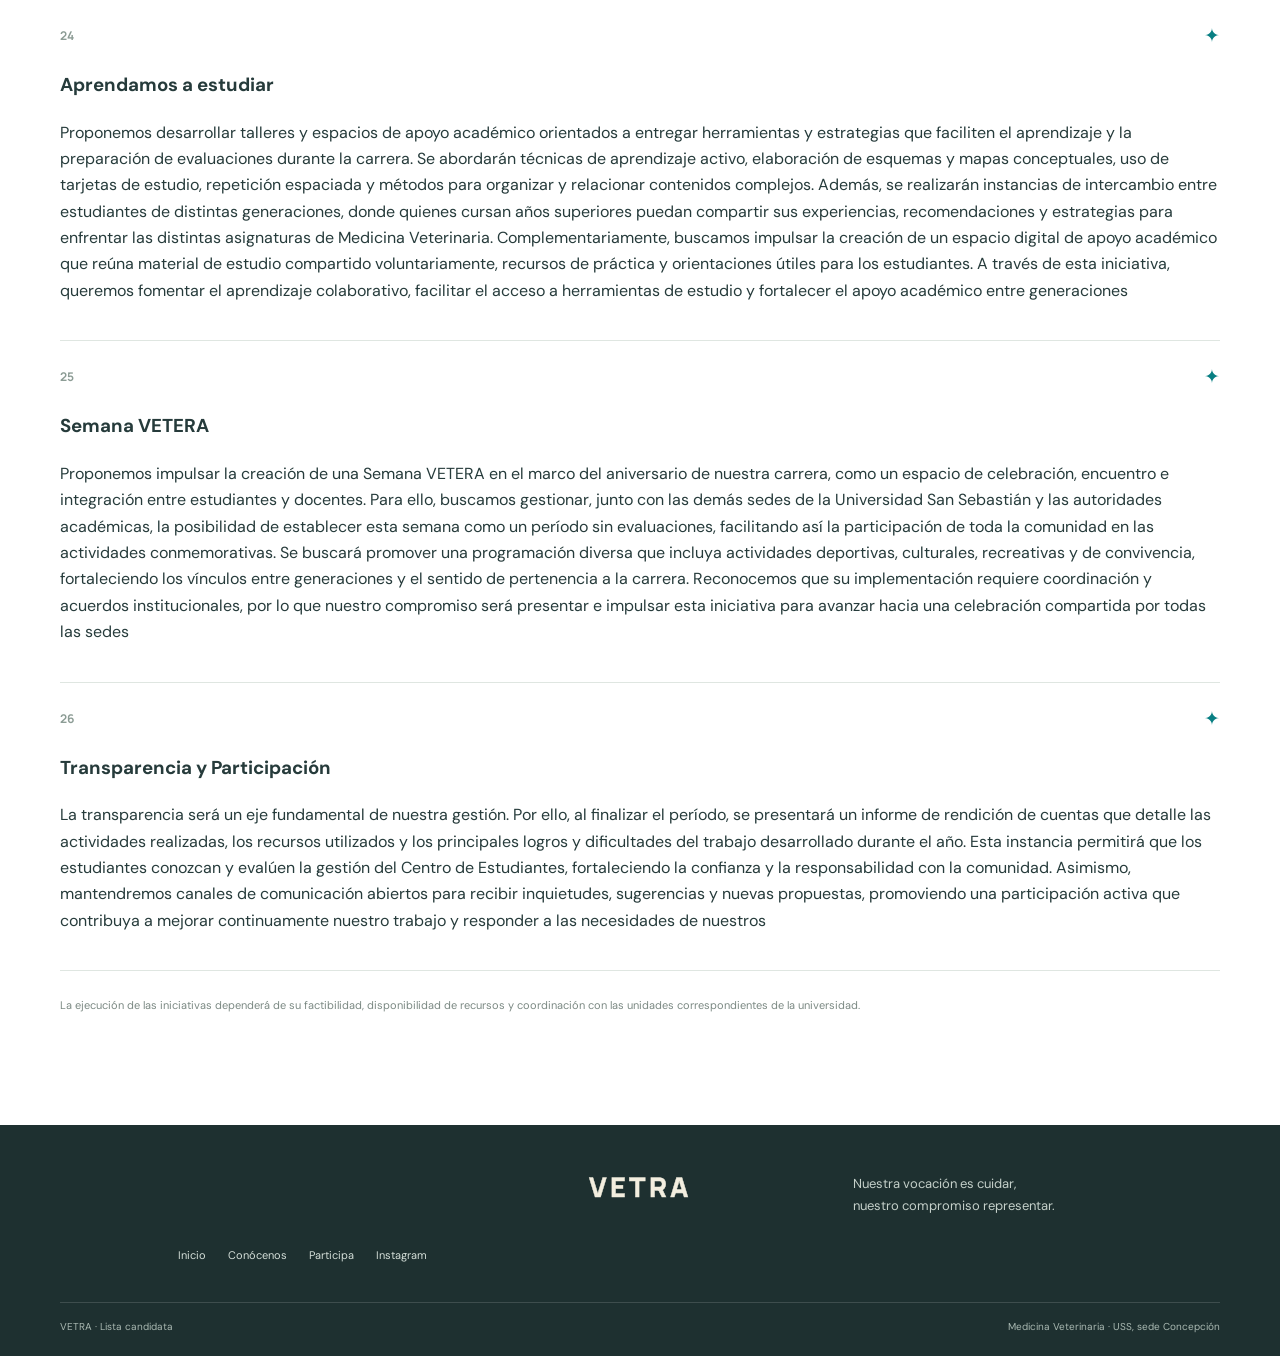
<file: propuestas.html>
<!doctype html>
<html lang="es"><head><meta charset="utf-8"><meta name="viewport" content="width=device-width, initial-scale=1"><meta name="theme-color" content="#087f83"><title>Conócenos | <a href="index.html" class="logo">
    <img src="logo-vetra.png" alt="Logo VETRA" class="brand-logo">
</a></title><link rel="stylesheet" href="styles.css"></head>
<body><header class="site-header"><div class="container nav-wrap"><a class="brand" href="index.html" aria-label="VETRA, inicio"><img src="logo-vetra.png" alt="Logo VETRA" class="brand-logo"></a><button class="menu-toggle" aria-label="Abrir menú" aria-expanded="false"><span></span><span></span><span></span></button><nav class="main-nav"><a href="index.html">Inicio</a><a class="active" href="conocenos.html">Conócenos</a><a href="propuestas.html">Plan de trabajo</a><a href="comunidad.html">Comunidad</a><a class="nav-cta" href="participa.html">Participa</a></nav></div></header>
<html lang="es">
<head>
  <meta charset="utf-8">
  <meta name="viewport" content="width=device-width, initial-scale=1">
  <meta name="theme-color" content="#087f83">
  <title>Plan de trabajo | VETRA</title> <a href="index.html" class="logo">
  <link rel="stylesheet" href="styles.css">
</head>
</header>
<main>
  <section class="page-hero">
    <div class="container page-hero-inner">
      <div class="hero-copy">
        <p class="eyebrow light">NUESTRAS IDEAS EN ACCIÓN</p>
        <h1>Propuestas para<br><em>crecer en comunidad.</em></h1>
        <p>Un espacio para compartir las ideas y proyectos de VETRA.</p>
      </div>
    </div>
  </section>
  <section class="section proposals-section">
    <div class="container">
      <div class="filter-row">
        <div>
          <p class="eyebrow">PLAN DE TRABAJO VETRA</p>
          <h2>Explora nuestras <em>propuestas.</em></h2>
        </div>
        <div class="filters" role="group" aria-label="Filtrar propuestas">
          <button class="filter-btn active" data-filter="all">Todas</button>
          <button class="filter-btn" data-filter="comunidad">Comunidad</button>
          <button class="filter-btn" data-filter="bienestar">Bienestar Animal</button>
          <button class="filter-btn" data-filter="vinculacion">Bienestar estudiantil</button>
          <button class="filter-btn" data-filter="academico">Formación Veterinaria</button>
          <button class="filter-btn" data-filter="academico">Medio Ambiente</button>
          <button class="filter-btn" data-filter="academico">Recreación/Deportes</button>
          <button class="filter-btn" data-filter="academico">Talento</button>
          <button class="filter-btn" data-filter="academico">Gestión</button>
        </div>
      </div>
      <div class="proposal-list">
        <article class="proposal-card" data-category="comunidad"><div class="proposal-top"><span class="proposal-index">01</span><span class="tag">Comunidad</span><span class="proposal-icon" aria-hidden="true">✦</span></div><div class="proposal-body"><h3>“Apadrinemos a un/a mechón/a”</h3><p>Como continuidad de esta iniciativa, buscamos fortalecer el acompañamiento de los estudiantes que ingresan a primer año de Medicina Veterinaria, facilitando su adaptación a la vida universitaria y a las exigencias de la carrera. Para ello, proponemos establecer un sistema de apadrinamiento en el que participen integrantes del Centro de Estudiantes y alumnos de distintas generaciones que, de acuerdo con su compromiso, motivación y disposición para colaborar, asuman el rol de padrinos y madrinas. Su labor será orientar, resolver dudas y compartir experiencias, conocimientos y recursos útiles que puedan facilitar los primeros pasos de los nuevos estudiantes. Además, se promoverán instancias de encuentro e integración que permitan fortalecer los vínculos entre generaciones y generar redes de apoyo dentro de la carrera. De esta manera, buscamos dar mayor continuidad y organización a la propuesta, procurando que el apadrinamiento no sea solo una instancia inicial, sino un acompañamiento cercano y constante durante el proceso de adaptación de los mechones. </p></div></article>
        <article class="proposal-card" data-category="comunidad"><div class="proposal-top"><span class="proposal-index">02</span><span class="tag">C</span><span class="proposal-icon" aria-hidden="true">>✦</span></div><div class="proposal-body"><h3>Semana mechona</h3><p>Queremos darles una bienvenida cercana y significativa a quienes comienzan su camino en Medicina Veterinaria, acompañándolos en sus primeros pasos en la vida universitaria. Para ello, entregaremos un «Manual del Mechón», que reunirá información útil sobre la facultad, los servicios universitarios, los reglamentos de la carrera y otros datos importantes para desenvolverse en esta nueva etapa. Además, organizaremos un recorrido guiado por las instalaciones de la facultad y el renovado Hospital Clínico Veterinario USS, donde podrán conocer los espacios en los que desarrollarán su formación, resolver sus dudas y familiarizarse con su nuevo entorno. Buscamos que cada estudiante se sienta acogido, informado y parte de nuestra comunidad desde el primer día, porque en VETRA creemos que este camino se construye mejor cuando avanzamos juntos</p></div></article>
        <article class="proposal-card" data-category="bienestar"><div class="proposal-top"><span class="proposal-index">03</span><span class="tag">B</span><span class="proposal-icon" aria-hidden="true">✦</span></div><div class="proposal-body"><h3>“Copa MEVE”</h3><p>Daremos continuidad a la tradicional «Copa MEVE», consolidándose como el principal encuentro deportivo de la carrera. Esta instancia contempla la organización de un torneo en disciplinas como fútbol, voleibol y básquetbol, promoviendo la conformación de equipos y la participación de estudiantes de distintas generaciones, junto con la integración de docentes de Medicina Veterinaria de la Universidad San Sebastián, sede Concepción. A través de una competencia organizada en un ambiente de respeto y sana convivencia, se busca fomentar el trabajo en equipo, el compromiso y el compañerismo, fortaleciendo los vínculos entre los integrantes de nuestra comunidad fuera del contexto académico..</p></div></article>
        <article class="proposal-card" data-category="comunidad"><div class="proposal-top"><span class="proposal-index">04</span><span class="tag">C</span><span class="proposal-icon" aria-hidden="true">✦</span></div><div class="proposal-body"><h3>“Ceremonia de Investidura y Licenciatura de Medicina Veterinaria”</h3><p>Buscamos dar continuidad y fortalecer esta ceremonia, reconociendo dos hitos importantes en la formación de nuestros estudiantes: la investidura correspondiente al grado de Bachiller en Ciencias Veterinarias y la obtención del grado de Licenciado en Ciencias Veterinarias. Consideramos que ambas instancias representan momentos significativos en el camino académico y profesional, por lo que proponemos promover una ceremonia que permita reconocer y celebrar estos logros junto a sus familias y seres queridos. Nuestro objetivo es contribuir a una instancia emotiva, cercana y organizada, que destaque el esfuerzo y la dedicación de los estudiantes, y que marque simbólicamente esta nueva etapa de su formación, especialmente el paso hacia una preparación que incorpora progresivamente mayores experiencias prácticas.</p></div></article>
        <article class="proposal-card" data-category="comunidad"><div class="proposal-top"><span class="proposal-index">05</span><span class="tag">C</span><span class="proposal-icon" aria-hidden="true">✦</span></div><div class="proposal-body"><h3>Concurso fotográfico de animales</h3><p>Proponemos realizar un concurso fotográfico dirigido a los estudiantes de Medicina Veterinaria, invitándolos a capturar y compartir imágenes que reflejen la diversidad, belleza y particularidades del mundo animal. Esta iniciativa busca fomentar la creatividad, la expresión artística y la observación de los animales desde distintas perspectivas, fortaleciendo además el vínculo de los estudiantes con la naturaleza y su entorno. Las fotografías seleccionadas podrán formar parte de una exposición en la galería universitaria, permitiendo reconocer y compartir el talento de los participantes con el resto de la comunidad. A través de esta actividad, buscamos generar un espacio de participación e intercambio que contribuya a la integración de los estudiantes y complemente su formación más allá del ámbito académico</p></div></article>
        <article class="proposal-card" data-category="vinculacion"><div class="proposal-top"><span class="proposal-index">06</span><span class="tag">V</span><span class="proposal-icon" aria-hidden="true">✦</span></div><div class="proposal-body"><h3>Prevención en marcha</h3><p>Proponemos desarrollar una campaña de educación y difusión dirigida a tutores de animales de compañía, con el propósito de promover la importancia de la medicina preventiva y fomentar la tenencia responsable. A través de publicaciones informativas en redes sociales y otras instancias de difusión, abordaremos temáticas como la desparasitación interna y externa, la vacunación y la prevención de enfermedades transmisibles y zoonóticas, destacando sus beneficios para la salud animal y la protección de las familias. Asimismo, se entregará información sobre las principales consecuencias de no mantener medidas preventivas, como el desarrollo de enfermedades, complicaciones de salud y riesgos de transmisión. Los contenidos incluirán orientaciones generales sobre los cuidados preventivos según la etapa de vida de los animales, enfatizando que los calendarios de vacunación y desparasitación deben ser establecidos por un médico veterinario de acuerdo con las necesidades de cada paciente. Con esta iniciativa buscamos acercar el conocimiento veterinario a la comunidad, fortalecer la educación en salud y contribuir al enfoque de Una Salud.</p></div></article>
        <article class="proposal-card" data-category="vinculacion"><div class="proposal-top"><span class="proposal-index">07</span><span class="tag">V</span><span class="proposal-icon" aria-hidden="true">✦</span></div><div class="proposal-body"><h3>Tu huella, su identidad</h3><p>Proponemos desarrollar una campaña informativa dirigida a la comunidad, con el propósito de promover la identificación de perros y gatos mediante microchip y su inscripción en el Registro Nacional de Mascotas o Animales de Compañía, de acuerdo con la Ley N.º 21.020 sobre Tenencia Responsable de Mascotas y Animales de Compañía. A través de publicaciones educativas en redes sociales, explicaremos la importancia del microchip como método permanente de identificación, aclarando su funcionamiento, utilidad y limitaciones, ya que no corresponde a un dispositivo GPS ni permite rastrear a los animales en tiempo real. Asimismo, se difundirá información sobre el proceso de inscripción en el registro, la vinculación del número de microchip con los datos del tutor y la importancia de mantener esta información actualizada. Con esta iniciativa buscamos fomentar la tenencia responsable, prevenir el abandono y facilitar la identificación y recuperación de animales extraviados, contribuyendo a una comunidad más informada y comprometida con el bienestar animal.</p></div></article
        <article class="proposal-card" data-category="academico"><div class="proposal-top"><span class="proposal-index">08</span><span class="tag">A</span><span class="proposal-icon" aria-hidden="true">✦</span></div><div class="proposal-body"><h3>Taller de manejo ”Cat Friendly y Fear Free”</h3><p>Gestionaremos organizar un taller práctico dirigido a los estudiantes de Medicina Veterinaria, en el que se invite a médicos veterinarios especialistas en etología clínica y manejo de bajo estrés para entregar herramientas que permitan mejorar la atención y manipulación de los pacientes durante la consulta y los procedimientos clínicos. La actividad abordará técnicas de contención amigable en perros, gatos y animales exóticos, el reconocimiento de señales de estrés, miedo y dolor, y la adecuación del entorno clínico para favorecer experiencias más positivas y seguras. Asimismo, se trabajarán estrategias para disminuir el estrés durante procedimientos habituales, como la toma de muestras y los exámenes físicos. Con esta iniciativa buscamos complementar la formación práctica de los estudiantes, promoviendo un manejo respetuoso, consciente y centrado en el bienestar animal.</p></div></article>
        <article class="proposal-card" data-category="academico"><div class="proposal-top"><span class="proposal-index">09</span><span class="tag">A</span><span class="proposal-icon" aria-hidden="true">✦</span></div><div class="proposal-body"><h3>Pausa Vet</h3><p>Proponemos desarrollar instancias de formación y orientación dirigidas a los estudiantes de Medicina Veterinaria, considerando las exigencias académicas y emocionales propias de nuestra carrera. A través de talleres, charlas y actividades participativas, abordaremos temáticas como el manejo del estrés, la ansiedad académica, la organización del tiempo, el autocuidado y la prevención del agotamiento emocional. Además, buscaremos entregar herramientas prácticas para enfrentar los períodos de mayor exigencia académica, reconocer señales de sobrecarga emocional e identificar cuándo y dónde solicitar apoyo profesional. Nuestro objetivo es promover una cultura de cuidado mutuo, donde el bienestar emocional sea reconocido como una parte fundamental de la formación universitaria.</p></div></article>
        <article class="proposal-card" data-category="academico"><div class="proposal-top"><span class="proposal-index">10</span><span class="tag">A</span><span class="proposal-icon" aria-hidden="true">✦</span></div><div class="proposal-body"><h3>No estás solo/a</h3><p>Buscamos promover una comunidad estudiantil informada y consciente de la importancia de la salud mental, facilitando el acceso a información sobre los servicios de apoyo psicológico y bienestar disponibles en la universidad. Para ello, proponemos realizar campañas informativas que permitan dar a conocer los canales institucionales de atención, los procedimientos para solicitar apoyo y los recursos disponibles para los estudiantes. Además, se desarrollarán instancias educativas junto a profesionales del área de la salud mental, abordando temáticas relacionadas con el bienestar emocional, la ansiedad académica y el manejo del estrés. Nuestro objetivo es contribuir a que los estudiantes conozcan las alternativas de apoyo profesional disponibles y puedan acceder oportunamente a ellas cuando lo necesiten.</p></div></article>
        <article class="proposal-card" data-category="academico"><div class="proposal-top"><span class="proposal-index">11</span><span class="tag">A</span><span class="proposal-icon" aria-hidden="true">✦</span></div><div class="proposal-body"><h3>Desconéctate para reconectar</h3><p>Proponemos organizar jornadas de recreación y distensión para los estudiantes de Medicina Veterinaria, generando espacios para compartir y fortalecer los vínculos entre compañeros fuera de las exigencias académicas. Se contemplarán actividades como tardes de juegos de mesa, manualidades, encuentros temáticos, actividades al aire libre y otras instancias participativas. Buscamos fomentar la convivencia, disminuir la sobrecarga cotidiana y recordar la importancia de equilibrar la vida académica con el descanso, la recreación y las relaciones sociales</p></div></article>
        <article class="proposal-card" data-category="comunidad"><div class="proposal-top"><span class="proposal-index">12</span><span class="tag">C</span><span class="proposal-icon" aria-hidden="true">✦</span></div><div class="proposal-body"><h3>Voluntariado Clínico Veterinario</h3><p>Buscaremos gestionar, en conjunto con el Hospital Clínico Veterinario USS, un programa de voluntariado dirigido inicialmente a estudiantes de segundo año de Medicina Veterinaria que cumplan con determinados requisitos académicos y de responsabilidad. Esta iniciativa busca brindar la oportunidad de acercarse al entorno clínico, conocer el funcionamiento del hospital y colaborar en actividades de apoyo que sean compatibles con su nivel de formación. La participación estará sujeta a un proceso de selección, disponibilidad de cupos y autorización de los profesionales responsables del establecimiento. Los estudiantes seleccionados deberán cumplir con las normas internas, protocolos de bioseguridad, horarios y compromisos establecidos por la clínica, desarrollando sus actividades siempre bajo la supervisión del personal autorizado y sin asumir procedimientos o responsabilidades clínicas para los que aún no estén capacitados. Con esta propuesta buscamos fomentar el compromiso, la responsabilidad y el aprendizaje práctico, fortaleciendo la vinculación entre los estudiantes y el Hospital Clínico Veterinario de nuestra universidad</p></div></article>
        <article class="proposal-card" data-category="comunidad"><div class="proposal-top"><span class="proposal-index">13</span><span class="tag">C</span><span class="proposal-icon" aria-hidden="true">✦</span></div><div class="proposal-body"><h3>Olimpiadas de Anatomía Veterinaria</h3><p>Proponemos impulsar la organización de una competencia académica de alcance nacional, dirigida a estudiantes de Medicina Veterinaria de distintas sedes de la Universidad San Sebastián y otras universidades. Esta iniciativa busca generar una instancia de aprendizaje, intercambio y sana competencia en torno a los conocimientos anatómicos, mediante desafíos y actividades dinámicas que permitan poner a prueba y fortalecer los contenidos adquiridos durante la formación académica. Asimismo, se pretende fomentar el estudio colaborativo, el pensamiento crítico y la vinculación entre estudiantes de distintas instituciones, promoviendo el interés por la anatomía veterinaria. Para su desarrollo, se buscará establecer coordinaciones con otras sedes, universidades y docentes del área, con el propósito de evaluar su factibilidad y construir una actividad que permita compartir conocimientos y experiencias en un ambiente académico y participativo.</p></div></article>
        <article class="proposal-card" data-category="comunidad"><div class="proposal-top"><span class="proposal-index">14</span><span class="tag">C</span><span class="proposal-icon" aria-hidden="true">✦</span></div><div class="proposal-body"><h3>Infórmate y Accede</h3><p>Trabajaremos en desarrollar una iniciativa de difusión y orientación sobre los beneficios y apoyos disponibles para los estudiantes de Medicina Veterinaria, con el propósito de facilitar el acceso a información clara y oportuna sobre becas, créditos, beneficios socioeconómicos, apoyos institucionales y otros recursos universitarios. A través de campañas informativas, material digital y coordinación con las unidades correspondientes de la universidad, buscaremos dar a conocer los requisitos, plazos de postulación, procedimientos y canales oficiales de consulta. Asimismo, se promoverán instancias informativas junto a representantes de las áreas responsables, donde los estudiantes puedan resolver sus dudas y conocer las alternativas disponibles según su situación. Nuestro objetivo es contribuir a que todos los estudiantes conozcan las oportunidades de apoyo existentes y cuenten con herramientas para acceder a ellas de manera informada.</p></div></article>     
        <article class="proposal-card" data-category="comunidad"><div class="proposal-top"><span class="proposal-index">15</span><span class="tag">C</span><span class="proposal-icon" aria-hidden="true">✦</span></div><div class="proposal-body"><h3>Espacio de expresión, talento y creatividad estudiantil</h3><p>Buscamos generar instancias donde los estudiantes de Medicina Veterinaria puedan expresar, compartir y desarrollar sus talentos e intereses personales más allá del ámbito académico. Mediante exposiciones artísticas, muestras musicales, fotografía, escritura, ilustración, talleres y otras manifestaciones creativas, promoveremos la participación y el intercambio de experiencias dentro de nuestra comunidad. Esta iniciativa busca reconocer y valorar las distintas habilidades de los estudiantes, ofreciendo oportunidades de participación abiertas a todos, independientemente de su experiencia o nivel de conocimiento. De esta manera, queremos fomentar un ambiente inclusivo, respetuoso y libre de prejuicios, donde cada integrante pueda compartir aquello que lo identifica y contribuir a enriquecer la vida universitaria.</p></div></article>
        <article class="proposal-card" data-category="comunidad"><div class="proposal-top"><span class="proposal-index">16</span><span class="tag">C</span><span class="proposal-icon" aria-hidden="true">✦</span></div><div class="proposal-body"><h3>Concurso de Ilustración Científica Veterinaria</h3><p>Buscamos generar una instancia que permita a los estudiantes de Medicina Veterinaria desarrollar y compartir sus habilidades artísticas mediante la ilustración científica, integrando la creatividad con los conocimientos adquiridos durante su formación. El concurso contemplara distintas categorías, como ilustración anatómica, histológica, zoológica, ecológica, de fauna silvestre e ilustración digital, entre otras, abriendo oportunidades para explorar diversas áreas de interés de la disciplina. A través de esta iniciativa, queremos fomentar el vínculo entre el arte y la ciencia, visibilizar el talento estudiantil y promover nuevas formas de aprender, representar y divulgar el conocimiento veterinario, generando además un espacio de participación e intercambio dentro de nuestra comunidad.</p></div></article>
        <article class="proposal-card" data-category="comunidad"><div class="proposal-top"><span class="proposal-index">17</span><span class="tag">C</span><span class="proposal-icon" aria-hidden="true">✦</span></div><div class="proposal-body"><h3>Charlas de Medicina Deportiva Equina</h3><p>Buscamos generar instancias de aprendizaje extracurricular enfocadas en la medicina deportiva equina, acercando a los estudiantes a los principales aspectos de esta área de especialización. Se abordarán temáticas como la fisiología del ejercicio, la prevención y manejo de lesiones, la evaluación del rendimiento físico, la rehabilitación y el bienestar del caballo atleta, mediante la participación de médicos veterinarios y profesionales con experiencia en el área. Esta iniciativa pretende complementar la formación académica, ampliar los conocimientos sobre las distintas áreas de desarrollo profesional en Medicina Veterinaria y promover el interés por la salud, el rendimiento y el cuidado integral de los equinos.</p></div></article>
        <article class="proposal-card" data-category="comunidad"><div class="proposal-top"><span class="proposal-index">18</span><span class="tag">C</span><span class="proposal-icon" aria-hidden="true">✦</span></div><div class="proposal-body"><h3>Deporte para Todos: Una comunidad en movimiento</h3><p>El deporte también puede ser una instancia de recreación y participación para quienes disfrutan de la actividad física sin necesariamente formar parte de una competencia. Por ello, se organizarán encuentros recreativos y actividades de participación libre que incorporen alternativas como tenis de mesa, fútbol tenis, juegos grupales y dinámicas deportivas mixtas. Estas jornadas estarán orientadas a estudiantes de distintos niveles y experiencias, procurando generar un ambiente cercano, distendido e inclusivo. La iniciativa busca ofrecer nuevas oportunidades para compartir, disfrutar del movimiento y fortalecer la convivencia entre compañeros, promoviendo el deporte como parte de la vida universitaria.</p></div></article>         
        <article class="proposal-card" data-category="comunidad"><div class="proposal-top"><span class="proposal-index">19</span><span class="tag">C</span><span class="proposal-icon" aria-hidden="true">✦</span></div><div class="proposal-body"><h3>Bienestar MEVE: salud física y hábitos saludables</h3><p>El bienestar universitario también se construye a través de hábitos que favorezcan la salud física y la calidad de vida. Esta iniciativa contempla la realización de ferias de bienestar con degustaciones de colaciones saludables, difusión de recomendaciones de alimentación equilibrada y actividades recreativas que incentiven el movimiento y la actividad física. Además, se impulsarán pausas activas en el campus durante la jornada académica, con ejercicios breves de movilidad y estiramiento que permitan incorporar el movimiento a la rutina universitaria. Estas instancias buscan fomentar hábitos saludables y promover una comunidad estudiantil activa, participativa y consciente de la importancia de cuidar su salud.</p></div></article>
        <article class="proposal-card" data-category="comunidad"><div class="proposal-top"><span class="proposal-index">20</span><span class="tag">C</span><span class="proposal-icon" aria-hidden="true">✦</span></div><div class="proposal-body"><h3>Campeonatos de E-sports: Gaming y Comunidad</h3><p>Los videojuegos también pueden convertirse en una instancia de encuentro, recreación e integración universitaria. A partir de las alianzas y experiencias de colaboración desarrolladas anteriormente con el Club Gaming USS y el Centro de Estudiantes de Informática, se impulsará la organización de campeonatos de e-sports entre generaciones y distintas carreras de la universidad. Las competencias podrán incluir títulos como League of Legends, Valorant y Pokémon TCG, entre otros, considerando diferentes modalidades de participación y niveles de experiencia. Esta iniciativa busca ampliar las instancias de participación estudiantil, fomentar la sana competencia y fortalecer los vínculos entre comunidades universitarias a través de intereses compartidos.</p></div></article> 
        <article class="proposal-card" data-category="comunidad"><div class="proposal-top"><span class="proposal-index">21</span><span class="tag">C</span><span class="proposal-icon" aria-hidden="true">✦</span></div><div class="proposal-body"><h3>Reactivación de Diario Mural Veterinario</h3><p>Se reactivará el diario mural de Medicina Veterinaria como un espacio de comunicación visual, información y difusión para toda la comunidad estudiantil. Su contenido incluirá noticias y acontecimientos relevantes de la carrera, fechas académicas importantes, actividades organizadas por el Centro de Estudiantes, oportunidades de participación, información de interés veterinario y material educativo relacionado con distintas áreas de la profesión. Además, se renovará su presentación mediante una decoración temática y contenidos variados, incorporando información y elementos visuales relacionados con la Medicina Veterinaria. De esta manera, se busca fortalecer la comunicación dentro de la carrera y generar un espacio donde los estudiantes puedan mantenerse informados sobre lo que ocurre en su comunidad.</p></div></article>
        <article class="proposal-card" data-category="comunidad"><div class="proposal-top"><span class="proposal-index">22</span><span class="tag">C</span><span class="proposal-icon" aria-hidden="true">✦</span></div><div class="proposal-body"><h3>Charlas de Conservación de Fauna Nativa</h3><p>Proponemos realizar un ciclo de charlas junto a médicos veterinarios, biólogos, investigadores y representantes de organizaciones dedicadas a la conservación de fauna silvestre, con el propósito de acercar a los estudiantes al trabajo de protección y conservación de nuestra biodiversidad. Durante estas instancias se abordarán temáticas como el rescate, manejo y rehabilitación de fauna silvestre, las especies nativas amenazadas, la protección de ecosistemas y los principales desafíos que enfrenta la conservación en nuestro país. Además, buscamos generar espacios de conversación e intercambio de experiencias con profesionales que se desempeñan en estas áreas, permitiendo conocer sus labores, desafíos y oportunidades de desarrollo profesional. A través de esta iniciativa, queremos fomentar la conciencia ambiental y ampliar la perspectiva de los estudiantes sobre el rol de la Medicina Veterinaria en la conservación de la fauna nativa y el cuidado de los ecosistemas.</p></div></article>
        <article class="proposal-card" data-category="comunidad"><div class="proposal-top"><span class="proposal-index">23</span><span class="tag">C</span><span class="proposal-icon" aria-hidden="true">✦</span></div><div class="proposal-body"><h3>Cursos de Primeros Auxilios Veterinarios</h3><p>Proponemos organizar talleres básicos de primeros auxilios veterinarios dirigidos a los estudiantes de Medicina Veterinaria, con el propósito de entregar conocimientos y herramientas prácticas que permitan reconocer y abordar inicialmente distintas situaciones de emergencia animal. Se trabajarán contenidos como la evaluación inicial del paciente, manejo básico de heridas, control de hemorragias, técnicas de inmovilización y medidas de seguridad durante la atención inicial. Estas instancias serán desarrolladas junto a profesionales del área, incorporando demostraciones y actividades prácticas que faciliten la comprensión y aplicación de los contenidos. Con esta iniciativa buscamos complementar la formación de los estudiantes, fortalecer sus habilidades prácticas y entregar herramientas que les permitan actuar de manera responsable y oportuna ante situaciones de emergencia, reconociendo siempre la importancia de la evaluación y atención profesional.</p></div></article>
        <article class="proposal-card" data-category="comunidad"><div class="proposal-top"><span class="proposal-index">24</span><span class="tag">C</span><span class="proposal-icon" aria-hidden="true">✦</span></div><div class="proposal-body"><h3>Aprendamos a estudiar</h3><p>Proponemos desarrollar talleres y espacios de apoyo académico orientados a entregar herramientas y estrategias que faciliten el aprendizaje y la preparación de evaluaciones durante la carrera. Se abordarán técnicas de aprendizaje activo, elaboración de esquemas y mapas conceptuales, uso de tarjetas de estudio, repetición espaciada y métodos para organizar y relacionar contenidos complejos. Además, se realizarán instancias de intercambio entre estudiantes de distintas generaciones, donde quienes cursan años superiores puedan compartir sus experiencias, recomendaciones y estrategias para enfrentar las distintas asignaturas de Medicina Veterinaria. Complementariamente, buscamos impulsar la creación de un espacio digital de apoyo académico que reúna material de estudio compartido voluntariamente, recursos de práctica y orientaciones útiles para los estudiantes. A través de esta iniciativa, queremos fomentar el aprendizaje colaborativo, facilitar el acceso a herramientas de estudio y fortalecer el apoyo académico entre generaciones</p></div></article>
        <article class="proposal-card" data-category="comunidad"><div class="proposal-top"><span class="proposal-index">25</span><span class="tag">C</span><span class="proposal-icon" aria-hidden="true">✦</span></div><div class="proposal-body"><h3>Semana VETERA</h3><p>Proponemos impulsar la creación de una Semana VETERA en el marco del aniversario de nuestra carrera, como un espacio de celebración, encuentro e integración entre estudiantes y docentes. Para ello, buscamos gestionar, junto con las demás sedes de la Universidad San Sebastián y las autoridades académicas, la posibilidad de establecer esta semana como un período sin evaluaciones, facilitando así la participación de toda la comunidad en las actividades conmemorativas. Se buscará promover una programación diversa que incluya actividades deportivas, culturales, recreativas y de convivencia, fortaleciendo los vínculos entre generaciones y el sentido de pertenencia a la carrera. Reconocemos que su implementación requiere coordinación y acuerdos institucionales, por lo que nuestro compromiso será presentar e impulsar esta iniciativa para avanzar hacia una celebración compartida por todas las sedes</p></div></article>
        <article class="proposal-card" data-category="comunidad"><div class="proposal-top"><span class="proposal-index">26</span><span class="tag">C</span><span class="proposal-icon" aria-hidden="true">✦</span></div><div class="proposal-body"><h3>Transparencia y Participación</h3><p>La transparencia será un eje fundamental de nuestra gestión. Por ello, al finalizar el período, se presentará un informe de rendición de cuentas que detalle las actividades realizadas, los recursos utilizados y los principales logros y dificultades del trabajo desarrollado durante el año. Esta instancia permitirá que los estudiantes conozcan y evalúen la gestión del Centro de Estudiantes, fortaleciendo la confianza y la responsabilidad con la comunidad. Asimismo, mantendremos canales de comunicación abiertos para recibir inquietudes, sugerencias y nuevas propuestas, promoviendo una participación activa que contribuya a mejorar continuamente nuestro trabajo y responder a las necesidades de nuestros</p></div></article>
      </div>
      <p class="small-note">La ejecución de las iniciativas dependerá de su factibilidad, disponibilidad de recursos y coordinación con las unidades correspondientes de la universidad.</p>
    </div>
  </section>
</main>
<footer class="site-footer">
  <div class="container footer-main">
    <a class="brand footer-brand" href="index.html"><img src="logo-vetra.png" alt="Logo VETRA" class="brand-logo"></a>
    <p>Nuestra vocación es cuidar,<br>nuestro compromiso representar.</p>
    <div class="footer-links"><a href="index.html">Inicio</a><a href="conocenos.html">Conócenos</a><a href="participa.html">Participa</a><a href="https://www.instagram.com/lista_vetra?dlrf=OGloZD">Instagram</a></div>
  </div>
  <div class="container footer-bottom"><span>VETRA · Lista candidata</span><span>Medicina Veterinaria · USS, sede Concepción</span></div>
</footer>
<script src="script.js"></script>
</body>
</html>
</file>
<file: styles.css>
@import url('https://fonts.googleapis.com/css2?family=DM+Sans:wght@400;500;600;700&family=Manrope:wght@400;500;600;700;800&display=swap');
:root{--teal:#087f83;--teal-dark:#06696d;--ivory:#f3eedf;--ink:#263b3b;--muted:#667674;--white:#fff;--line:#dfe6e1;--pale:#e6f0eb;--shadow:0 18px 50px rgba(27,59,56,.09)}
*{box-sizing:border-box}html{scroll-behavior:smooth}body{margin:0;background:#fff;color:var(--ink);font-family:"DM Sans",sans-serif;line-height:1.65}a{color:inherit;text-decoration:none}button,input,select,textarea{font:inherit}.container{width:min(1160px,calc(100% - 48px));margin:auto}.site-header{height:82px;background:rgba(255,255,255,.96);border-bottom:1px solid rgba(38,59,59,.08);position:sticky;top:0;z-index:20;backdrop-filter:blur(14px)}.nav-wrap{height:100%;display:flex;align-items:center;justify-content:space-between}.brand{display:flex;flex-direction:column;line-height:1}.brand-mark{font:800 27px/1 Manrope,sans-serif;letter-spacing:.12em;color:var(--teal)}.brand-caption{font-size:9px;letter-spacing:.14em;font-weight:700;color:#71817d;margin-top:7px}.main-nav{display:flex;align-items:center;gap:30px;font-size:13px;font-weight:600}.main-nav a{color:#52615f;transition:.2s}.main-nav a:hover,.main-nav a.active{color:var(--teal)}.main-nav .nav-cta{padding:11px 19px;border-radius:5px;background:var(--teal);color:white}.main-nav .nav-cta:hover,.main-nav .nav-cta.active{background:var(--ink);color:#fff}.menu-toggle{display:none;background:none;border:0;padding:8px}.menu-toggle span{display:block;width:23px;height:2px;background:var(--ink);margin:5px}
.hero{background:var(--teal);color:white;position:relative;overflow:hidden}.hero-grid{min-height:580px;display:grid;grid-template-columns:1.1fr .9fr;align-items:center;gap:50px;padding-top:62px;padding-bottom:86px}.eyebrow{font-size:10px;letter-spacing:.17em;font-weight:700;color:var(--teal);margin:0 0 17px}.eyebrow.light{color:#d4e9df}.hero-kicker{font-size:12px;letter-spacing:.08em;color:#d4e9df;margin:0 0 16px}.hero h1,.page-hero h1{font:700 clamp(39px,5.1vw,67px)/1.12 Manrope,sans-serif;letter-spacing:-.045em;margin:0;max-width:730px}.hero h1 em,.page-hero h1 em{font-style:normal;color:var(--ivory)}.hero-lead{max-width:540px;color:#e3f0eb;font-size:16px;margin:24px 0 30px}.hero-actions{display:flex;align-items:center;gap:25px;flex-wrap:wrap}.button{display:inline-flex;align-items:center;justify-content:center;gap:17px;border:0;border-radius:4px;padding:14px 20px;font-weight:700;font-size:12px;cursor:pointer;transition:transform .2s,background .2s}.button:hover{transform:translateY(-2px)}.button-light{background:var(--ivory);color:var(--ink)}.button-dark{background:var(--teal);color:white}.text-link{font-size:12px;font-weight:700}.light-link{color:white}.hero-art{position:relative;min-height:390px;display:flex;align-items:center;justify-content:center}.photo-placeholder{background:linear-gradient(135deg,#dce9df,#b9d3c8);color:#52716a;display:flex;flex-direction:column;align-items:center;justify-content:center;text-align:center;border:1px dashed rgba(8,127,131,.4);gap:7px}.hero-photo{width:min(100%,430px);height:345px;border-radius:48% 48% 10px 10px;position:relative;z-index:2;box-shadow:0 25px 70px rgba(0,0,0,.15)}.placeholder-icon{font-size:40px;color:var(--teal)}.hero-photo strong{font:700 18px Manrope}.hero-photo small{font-size:11px}.floating-note{position:absolute;bottom:5px;left:0;background:var(--ivory);color:var(--ink);padding:14px 18px;border-radius:4px;box-shadow:var(--shadow);font-size:11px;font-weight:700;z-index:3}.note-dot{display:inline-block;width:7px;height:7px;border-radius:50%;background:var(--teal);margin-right:8px}.hero-orbit{position:absolute;border:1px solid rgba(243,238,223,.24);border-radius:50%;width:390px;height:390px}.orbit-one{right:-110px;top:-30px}.orbit-two{right:-65px;top:20px;width:300px;height:300px}.hero-bottom{border-top:1px solid rgba(255,255,255,.2)}.bottom-inner{display:flex;justify-content:space-between;padding:16px 0;color:#d4e9df;font-size:9px;font-weight:700;letter-spacing:.15em}.bottom-inner b{font-size:15px;margin-left:8px}
.section{padding:100px 0}.intro-grid,.split-heading{display:grid;grid-template-columns:1fr 1fr;gap:90px}.section h2,.split-heading h2,.contact-grid h2{font:700 clamp(32px,4vw,48px)/1.15 Manrope,sans-serif;letter-spacing:-.04em;margin:0}.section h2 em,.split-heading h2 em,.contact-grid h2 em{font-style:normal;color:var(--teal)}.intro-text{max-width:510px;padding-top:26px;color:#586965;font-size:15px}.intro-text p{margin:0 0 16px}.arrow-link{display:inline-flex;gap:18px;color:var(--teal);font-size:12px;font-weight:700;margin-top:14px}.values-section{background:var(--ivory)}.section-heading{display:flex;align-items:end;justify-content:space-between;gap:40px;margin-bottom:40px}.section-heading>p{max-width:370px;color:#687773;font-size:14px;margin:0 0 4px}.value-grid{display:grid;grid-template-columns:repeat(3,1fr);gap:18px}.value-card{background:#fff;padding:28px;min-height:240px;position:relative;border-radius:5px}.value-number{position:absolute;right:25px;top:23px;color:#a5b7ad;font-size:11px;letter-spacing:.1em}.value-symbol{font-size:34px;color:var(--teal);margin:15px 0 22px}.value-card h3,.team-info h3,.community-copy h3,.community-side h3{font:700 21px Manrope;margin:0 0 9px}.value-card p,.team-info p:last-child,.community-copy p:last-child,.community-side p:not(.eyebrow){color:#71807b;font-size:13px;margin:0}.cta-band{background:var(--ink);color:#fff;padding:65px 0}.cta-inner{display:flex;justify-content:space-between;align-items:center;gap:35px}.cta-inner h2{font:700 clamp(30px,4vw,45px)/1.14 Manrope;margin:0;letter-spacing:-.035em}
.site-footer{background:#1e3030;color:#fff;padding:48px 0 20px}.footer-main{display:grid;grid-template-columns:1fr 1fr 1fr;align-items:start;gap:30px;padding-bottom:38px}.footer-brand .brand-mark{color:var(--ivory)}.footer-brand .brand-caption{color:#aebdb7}.footer-main>p{color:#c5d0ca;font-size:13px;margin:0}.footer-links{display:flex;justify-content:flex-end;gap:22px;flex-wrap:wrap;font-size:11px;color:#d5dfd9}.footer-links a:hover{color:var(--ivory)}.footer-bottom{border-top:1px solid rgba(255,255,255,.14);padding-top:16px;display:flex;justify-content:space-between;color:#aab9b2;font-size:10px}
.page-hero{background:var(--teal);color:white;padding:85px 0 90px;position:relative;overflow:hidden}.page-hero:after{content:"";position:absolute;width:420px;height:420px;border:1px solid rgba(255,255,255,.16);border-radius:50%;right:-90px;top:-190px;box-shadow:0 0 0 55px rgba(255,255,255,.035),0 0 0 110px rgba(255,255,255,.025)}.page-hero .container{position:relative;z-index:1}.page-hero h1{font-size:clamp(40px,5vw,61px)}.page-hero p:last-child{max-width:570px;color:#e0eee8;font-size:15px;margin:22px 0 0}.split-heading{margin-bottom:48px}.body-copy{color:#667570;font-size:14px;max-width:500px;padding-top:15px}.team-grid{display:grid;grid-template-columns:repeat(3,1fr);gap:22px}.team-card{border:1px solid var(--line);border-radius:5px;overflow:hidden;background:#fff}.team-photo{height:230px;background:linear-gradient(140deg,#e6eee8,#c6dbd0);font-size:11px;letter-spacing:.15em;font-weight:700}.team-info{padding:20px}.team-info .eyebrow{font-size:9px;margin-bottom:8px}.team-info h3{font-size:19px}.quote-section{background:var(--ink);color:#fff;padding:75px 0}.quote-section blockquote{font:600 clamp(23px,3.3vw,36px)/1.35 Manrope;max-width:900px;margin:0;letter-spacing:-.02em;color:var(--ivory)}
.proposals-section{padding-top:78px}.filter-row{display:flex;justify-content:space-between;align-items:end;gap:30px;margin-bottom:35px}.filter-row h2{font-size:37px}.filters{display:flex;gap:7px;flex-wrap:wrap;justify-content:flex-end}.filter-btn{border:1px solid var(--line);background:white;color:#61716c;border-radius:30px;padding:8px 13px;font-size:10px;font-weight:700;cursor:pointer}.filter-btn.active,.filter-btn:hover{background:var(--teal);border-color:var(--teal);color:white}.proposal-list{border-top:1px solid var(--line)}.proposal-card{border-bottom:1px solid var(--line);padding:20px 0}.proposal-top{display:flex;align-items:center;gap:13px}.proposal-index{font:700 12px Manrope;color:#8c9c95}.tag{font-size:8px;font-weight:700;letter-spacing:.12em;color:var(--teal);background:var(--pale);padding:5px 8px;border-radius:2px}.proposal-icon{margin-left:auto;font-size:19px;color:var(--teal)}.proposal-toggle{display:flex;align-items:center;justify-content:space-between;width:100%;border:0;background:none;text-align:left;padding:12px 0 4px;cursor:pointer;color:var(--ink)}.proposal-toggle strong{display:block;font:700 19px Manrope}.proposal-toggle small{display:block;color:#77847f;font-size:12px;margin-top:4px}.plus{font-size:25px;color:var(--teal);transition:transform .2s}.proposal-toggle[aria-expanded=true] .plus{transform:rotate(45deg)}.proposal-detail{display:grid;grid-template-rows:0fr;transition:grid-template-rows .25s}.proposal-detail p{overflow:hidden;max-width:760px;color:#687771;font-size:13px;margin:0;padding:0 35px 0 0}.proposal-card.open .proposal-detail{grid-template-rows:1fr}.proposal-card.open .proposal-detail p{padding-top:12px;padding-bottom:7px}.proposal-card[hidden]{display:none}.small-note{font-size:11px;color:#7b8983;margin-top:25px}
.community-grid{display:grid;grid-template-columns:1.35fr .65fr;gap:25px}.community-feature,.community-side{border:1px solid var(--line);border-radius:5px;overflow:hidden}.community-photo{height:300px}.community-copy,.community-side>div:last-child{padding:25px}.community-copy .eyebrow,.community-side .eyebrow{margin-bottom:8px}.community-copy h3{font-size:24px}.community-side{display:flex;flex-direction:column}.small-photo{height:190px}.community-side>div:nth-child(2){padding:22px 22px 5px}.community-side h3{font-size:18px}.community-note{margin-top:auto;background:var(--ivory);display:flex;gap:14px;align-items:center}.community-note p{font-size:12px!important}.community-note a{color:var(--teal);font-weight:700}.note-star{font-size:27px;color:var(--teal)}
.contact-section{padding-top:80px}.contact-grid{display:grid;grid-template-columns:.9fr 1.1fr;gap:100px}.contact-grid h2{margin-bottom:20px}.contact-grid .body-copy{padding:0;line-height:1.8}.contact-aside{display:flex;gap:15px;margin-top:35px;padding-top:25px;border-top:1px solid var(--line)}.contact-icon{font-size:28px;color:var(--teal)}.contact-aside strong{font:700 13px Manrope}.contact-aside p{font-size:12px;color:#74817c;margin:5px 0}.contact-aside .arrow-link{margin-top:4px}.contact-form{background:#f6f8f5;padding:32px;border-radius:5px;display:flex;flex-direction:column}.contact-form label{font-size:11px;font-weight:700;margin:0 0 7px}.contact-form label span{font-weight:400;color:#89948e}.contact-form input,.contact-form select,.contact-form textarea{width:100%;border:1px solid #dce4df;background:white;border-radius:3px;padding:12px;margin-bottom:19px;color:var(--ink);font-size:12px;outline:none}.contact-form input:focus,.contact-form select:focus,.contact-form textarea:focus{border-color:var(--teal);box-shadow:0 0 0 3px rgba(8,127,131,.09)}.contact-form textarea{resize:vertical}.contact-form .button{align-self:flex-start}.form-hint,.form-status{font-size:10px;color:#7b8983;margin:12px 0 0}.form-status{color:var(--teal);font-weight:700}
.reveal{animation:rise .7s ease both}@keyframes rise{from{opacity:0;transform:translateY(18px)}to{opacity:1;transform:translateY(0)}}
@media(max-width:850px){.main-nav{gap:17px}.hero-grid{gap:25px}.hero-photo{height:300px}.intro-grid,.split-heading{gap:45px}.contact-grid{gap:45px}.filter-row{align-items:flex-start;flex-direction:column}.filters{justify-content:flex-start}.team-grid{grid-template-columns:repeat(2,1fr)}}
@media(max-width:650px){.container{width:min(100% - 36px,520px)}.site-header{height:70px}.menu-toggle{display:block}.main-nav{display:none;position:absolute;top:69px;left:0;right:0;background:white;padding:17px 22px 22px;box-shadow:0 15px 25px rgba(0,0,0,.1);flex-direction:column;align-items:stretch;gap:0}.main-nav.open{display:flex}.main-nav a{padding:12px 5px;border-bottom:1px solid #edf0ed}.main-nav .nav-cta{margin-top:10px;text-align:center;border:0}.brand-mark{font-size:24px}.hero-grid{grid-template-columns:1fr;min-height:0;padding-top:58px;padding-bottom:65px;gap:35px}.hero h1{font-size:clamp(37px,10vw,52px)}.hero-lead{font-size:14px}.hero-art{min-height:290px}.hero-photo{height:270px;width:82%}.floating-note{left:0;bottom:0;font-size:9px;padding:11px}.hero-orbit{width:270px;height:270px;right:-60px}.orbit-two{width:210px;height:210px;right:-30px}.bottom-inner{font-size:8px;gap:10px}.bottom-inner span:last-child{text-align:right}.section{padding:70px 0}.intro-grid,.split-heading,.contact-grid{grid-template-columns:1fr;gap:20px}.intro-text{padding-top:0}.section-heading{align-items:flex-start;flex-direction:column;gap:16px}.value-grid{grid-template-columns:1fr;gap:12px}.value-card{min-height:0;padding:24px}.value-symbol{margin:5px 0 12px}.cta-inner{align-items:flex-start;flex-direction:column}.footer-main{grid-template-columns:1fr 1fr;gap:25px}.footer-main>p{grid-column:1/-1;grid-row:2}.footer-links{grid-column:1/-1;justify-content:flex-start;grid-row:3}.footer-bottom{gap:8px;flex-direction:column}.page-hero{padding:66px 0 70px}.page-hero h1{font-size:clamp(38px,10vw,52px)}.team-grid{grid-template-columns:1fr 1fr;gap:12px}.team-photo{height:165px}.team-info{padding:14px}.team-info h3{font-size:16px}.team-info p:last-child{font-size:11px}.quote-section{padding:60px 0}.proposals-section{padding-top:60px}.filter-row h2{font-size:32px}.filters{gap:6px}.filter-btn{font-size:9px;padding:7px 10px}.proposal-toggle strong{font-size:16px}.proposal-toggle small{font-size:11px;max-width:280px}.proposal-detail p{font-size:12px}.community-grid{grid-template-columns:1fr}.community-photo{height:220px}.small-photo{height:190px}.contact-section{padding-top:60px}.contact-form{padding:22px}.contact-grid{gap:35px}}
@media(max-width:380px){.team-grid{grid-template-columns:1fr}.team-photo{height:220px}.hero-actions{gap:15px}.button{padding:13px 15px}.bottom-inner{letter-spacing:.08em}}
/* LOGO VETRA */
.brand {
    display: flex;
    align-items: center;
    justify-content: center;
    flex-shrink: 0;
}

.brand-logo {
    display: block;
    width: 145px;
    height: 65px;
    object-fit: contain;
    object-position: left center;
}

/* LOGO EN CELULARES */
@media (max-width: 650px) {
    .brand-logo {
        width: 115px;
        height: 52px;
    }
}

/* FOTOGRAFÍAS DEL EQUIPO VETRA */
.team-photo {
    position: relative;
    height: 230px;
    overflow: hidden;
}

/* Ajuste de las fotografías */
.team-photo img {
    display: block;
    width: 100%;
    height: 100%;
    object-fit: cover;
    object-position: center 35%;
}

/* Ajuste en celulares */
@media (max-width: 650px) {
    .team-photo {
        height: 165px;
    }
}
</file>
